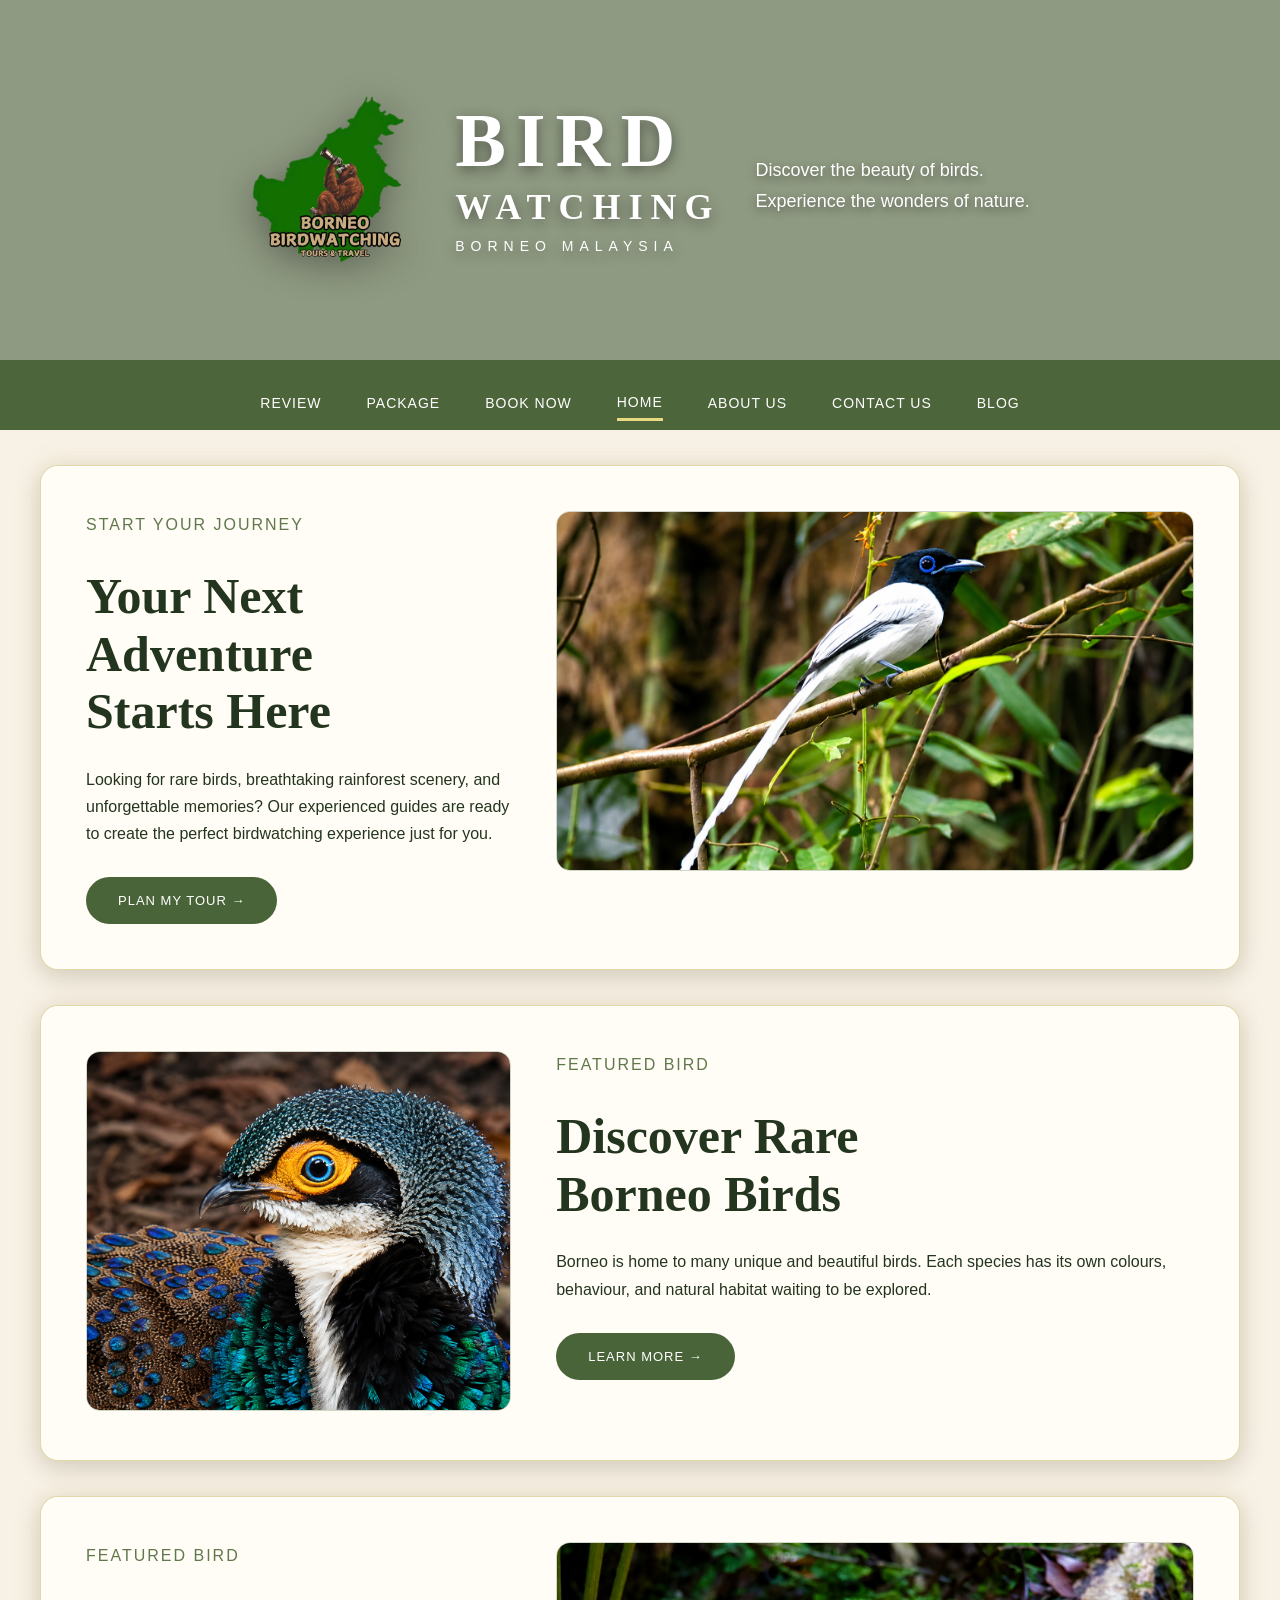
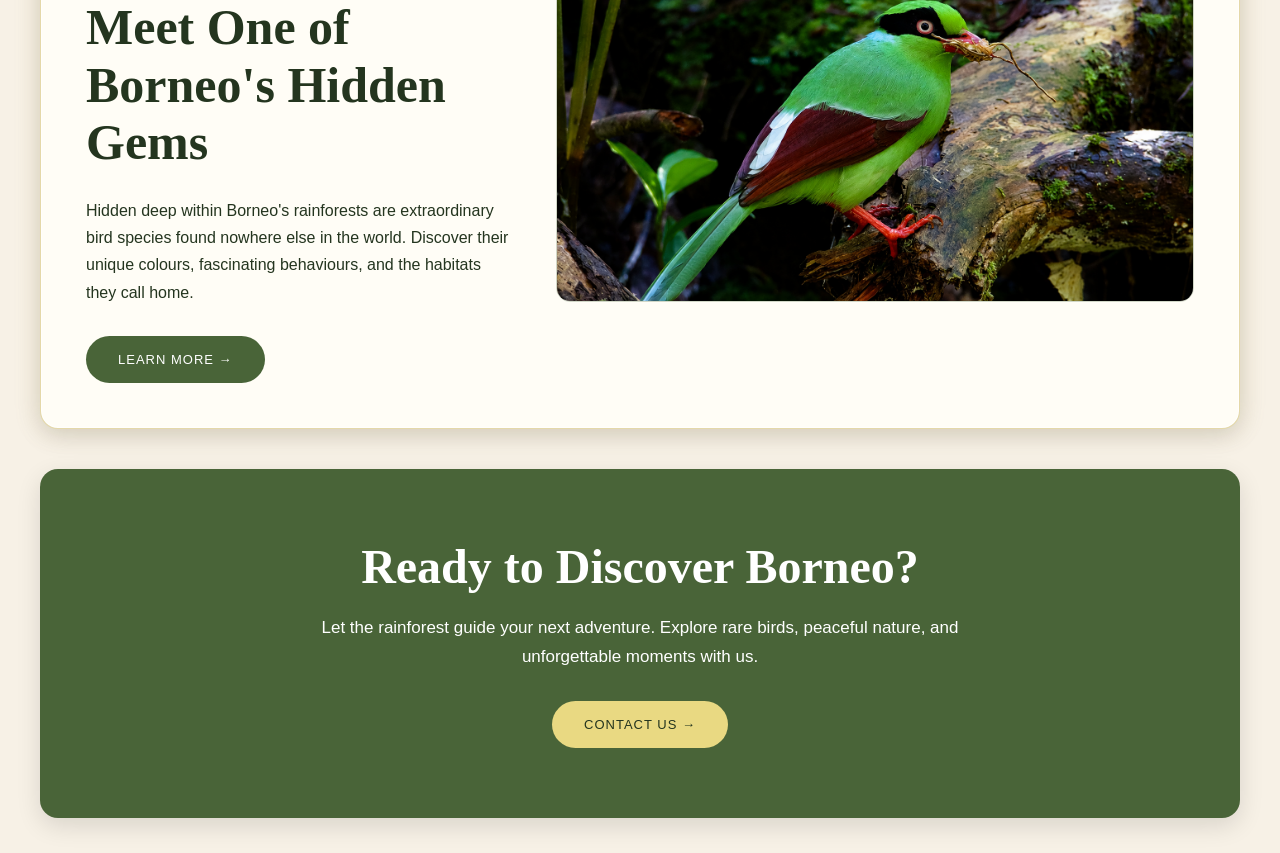
<file: index.html>
<!DOCTYPE html>
<html lang="en">

<head>
    <meta charset="UTF-8">
    <title>Borneo Bird Tour - Home</title>

    <link rel="stylesheet" href="css/global.css">
    <link rel="stylesheet" href="css/home.css">
</head>

<body>

<header class="hero"> 
	
	<video autoplay muted loop playsinline class="hero-video"> <source src="https://res.cloudinary.com/hu4hzhgm/video/upload/q_auto,f_auto/homevideo_pj1fxk.mp4" type="video/mp4"> 
	</video>

    <div class="green-overlay"></div>

    <div class="hero-content">
        <div class="brand">

            <img src="images/companylogo.png" alt="Borneo Birdwatching Logo" class="company-logo">

            <div class="brand-text">
                <h1>BIRD</h1>
                <h2>WATCHING</h2>
                <p>BORNEO MALAYSIA</p>
            </div>

            <div class="hero-text">
                <p>Discover the beauty of birds.</p>
                <p>Experience the wonders of nature.</p>
            </div>

        </div>
    </div>

</header>

<nav class="navbar">
    <a href="review.html">Review</a>
    <a href="package.html">Package</a>
    <a href="booknow.html">Book Now</a>
    <a href="index.html" class="active">Home</a>
    <a href="about.html">About Us</a>
    <a href="contact.html">Contact Us</a>
    <a href="blog.html">Blog</a>
</nav>

<main class="main-container">

    <section class="intro-card">
        <div class="intro-text">
            <p class="small-title">START YOUR JOURNEY</p>

            <h2>Your Next Adventure<br>Starts Here</h2>

            <p>
                Looking for rare birds, breathtaking rainforest scenery,
                and unforgettable memories? Our experienced guides are
                ready to create the perfect birdwatching experience just
                for you.
            </p>

            <a href="package.html" class="main-btn">Plan My Tour →</a>
        </div>

        <div class="intro-image">
            <img src="images/homebird.png" alt="Bird watching image">
        </div>
    </section>

    <section class="intro-card bird-card">
        <div class="intro-image">
            <img src="images/bird2.png" alt="Another Borneo bird">
        </div>

        <div class="intro-text">
            <p class="small-title">FEATURED BIRD</p>

            <h2>Discover Rare<br>Borneo Birds</h2>

            <p>
                Borneo is home to many unique and beautiful birds.
                Each species has its own colours, behaviour,
                and natural habitat waiting to be explored.
            </p>

            <a href="blog.html" class="main-btn">Learn More →</a>
        </div>
    </section>

    <section class="intro-card bird-card">
        <div class="intro-text">
            <p class="small-title">FEATURED BIRD</p>

            <h2>Meet One of<br>Borneo's Hidden Gems</h2>

            <p>
                Hidden deep within Borneo's rainforests are extraordinary
                bird species found nowhere else in the world.
                Discover their unique colours, fascinating behaviours,
                and the habitats they call home.
            </p>

            <a href="blog.html" class="main-btn">Learn More →</a>
        </div>

        <div class="intro-image">
            <img src="images/bird3.png" alt="Borneo Bird 3">
        </div>
    </section>

    <section class="ending-section">
        <h2>Ready to Discover Borneo?</h2>

        <p>
            Let the rainforest guide your next adventure.
            Explore rare birds, peaceful nature,
            and unforgettable moments with us.
        </p>

        <a href="contact.html" class="main-btn">Contact Us →</a>
    </section>

</main>

<script src="js/script.js"></script>

</body>
</html>
</file>
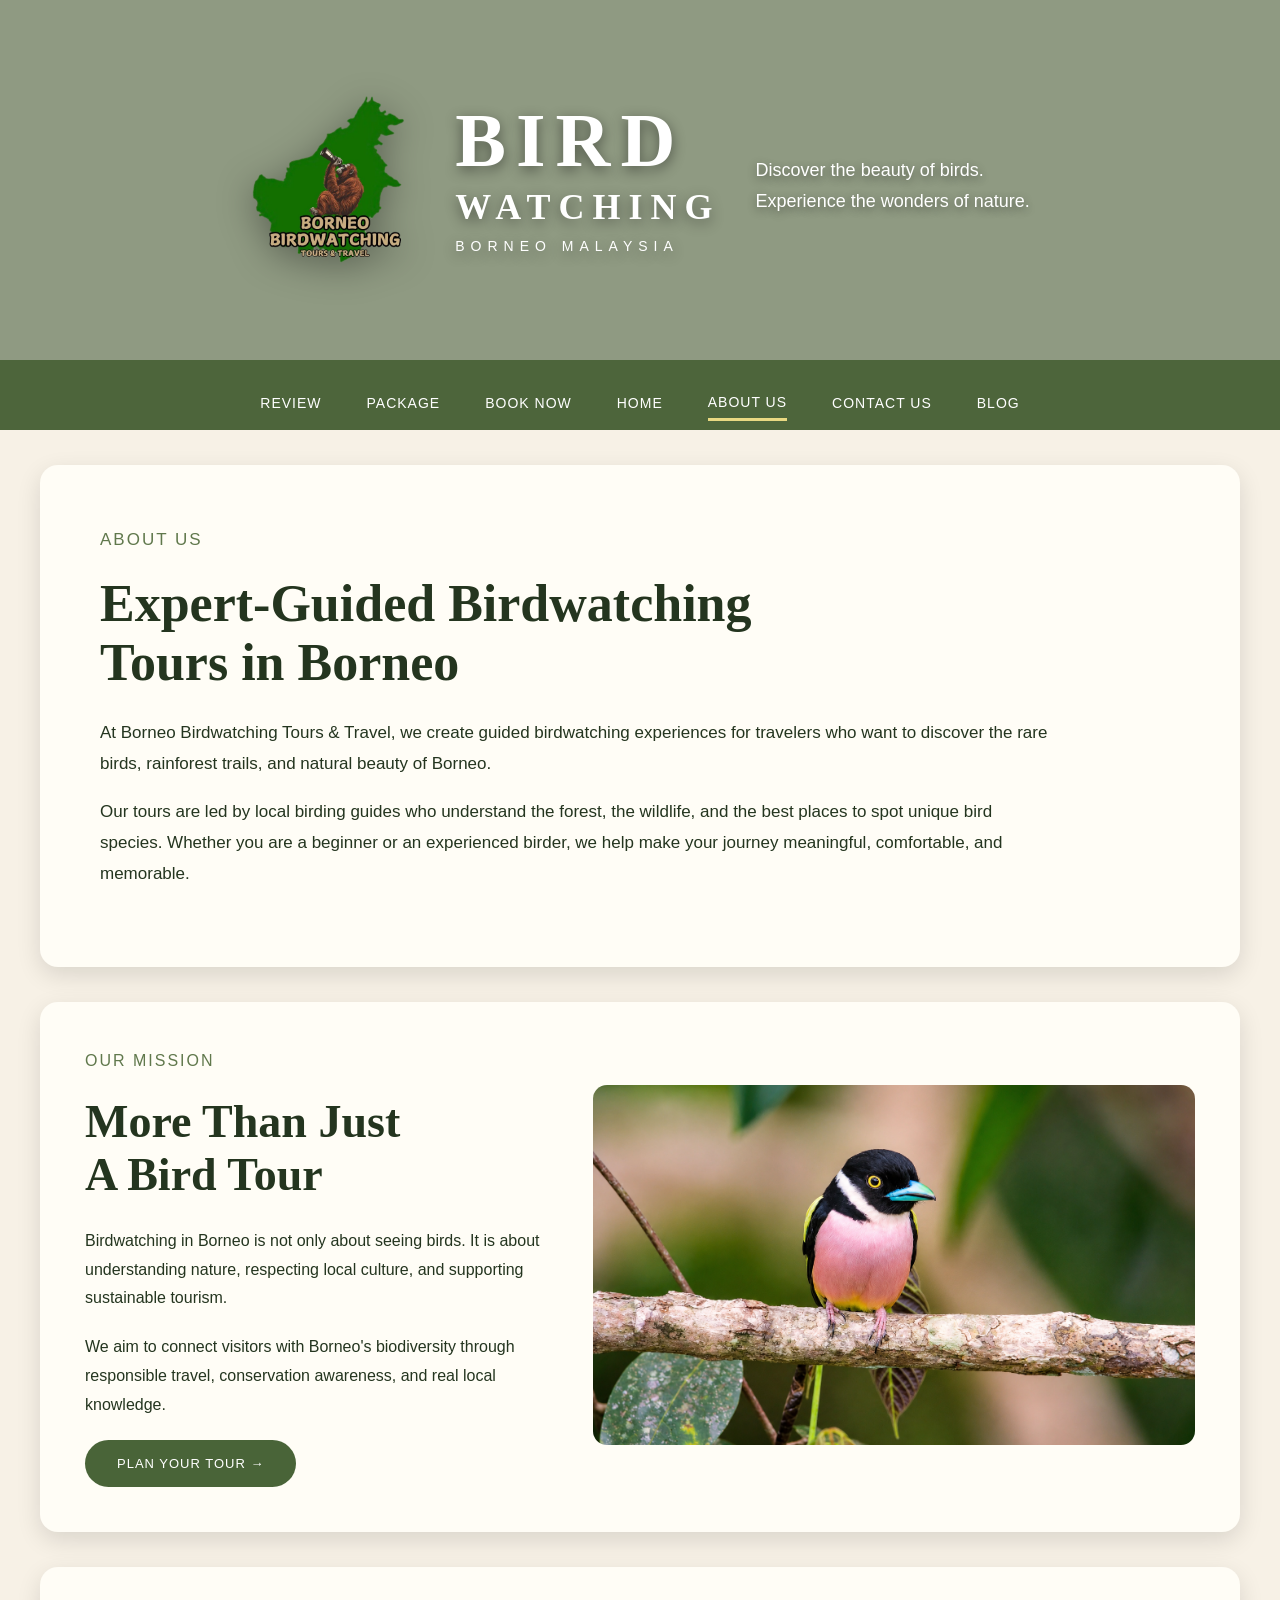
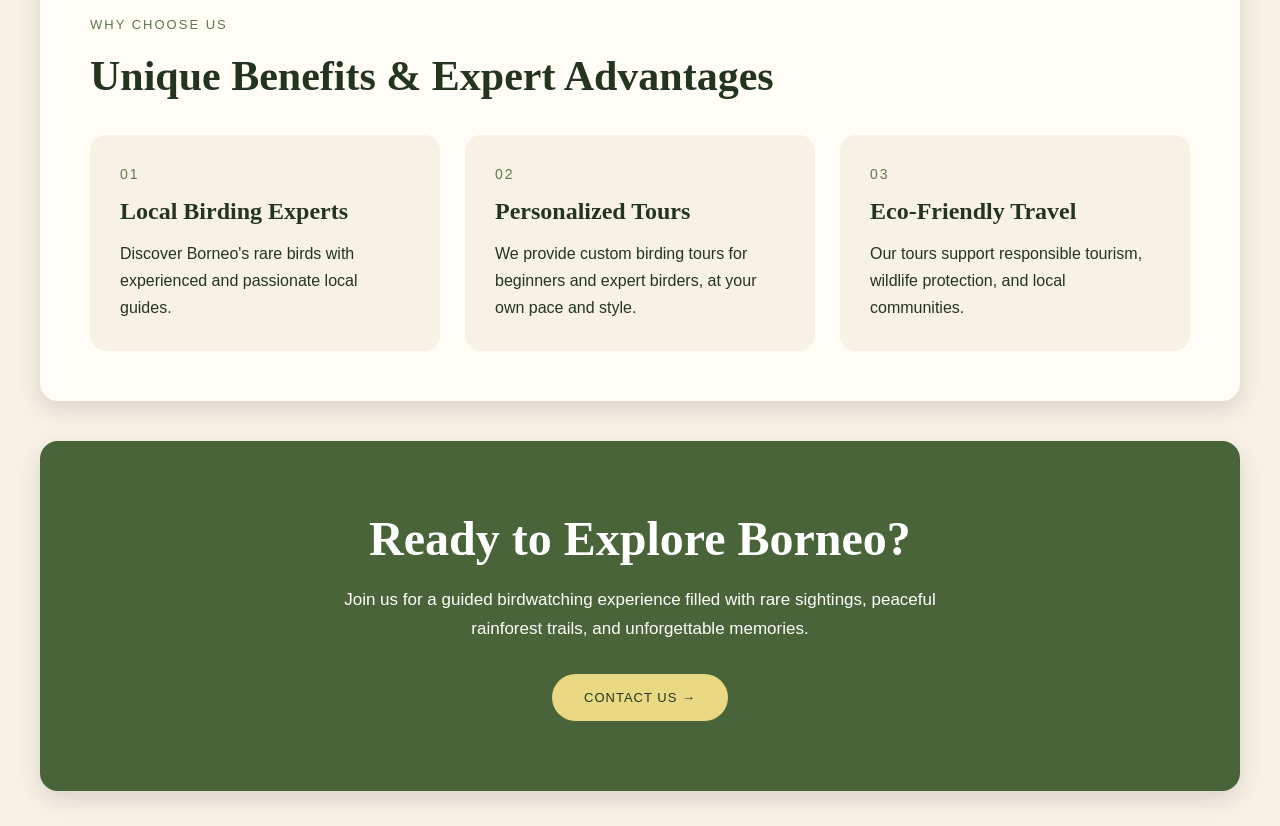
<file: about.html>
<!DOCTYPE html>
<html lang="en">

<head>
    <meta charset="UTF-8">
    <title>Borneo Bird Tour - About Us</title>

    <link rel="stylesheet" href="css/global.css">
	<link rel="stylesheet" href="css/about.css">
</head>

<body>

<header class="hero">
	
	<video autoplay muted loop playsinline class="hero-video"> <source src="https://res.cloudinary.com/hu4hzhgm/video/upload/q_auto,f_auto/homevideo_pj1fxk.mp4" type="video/mp4"> 
	</video>

    <div class="green-overlay"></div>

    <div class="hero-content">

        <div class="brand">

            <img src="images/companylogo.png"
                 alt="Borneo Birdwatching Logo"
                 class="company-logo">

            <div class="brand-text">
                <h1>BIRD</h1>
                <h2>WATCHING</h2>
                <p>BORNEO MALAYSIA</p>
            </div>

            <div class="hero-text">
                <p>Discover the beauty of birds.</p>
                <p>Experience the wonders of nature.</p>
            </div>

        </div>

    </div>

</header>

<nav class="navbar">

    <a href="review.html">Review</a>
    <a href="package.html">Package</a>
    <a href="booknow.html">Book Now</a>
    <a href="index.html">Home</a>
    <a href="about.html" class="active">About Us</a>
    <a href="contact.html">Contact Us</a>
    <a href="blog.html">Blog</a>

</nav>

<main class="main-container">

    <section class="about-hero-card">

        <p class="small-title">ABOUT US</p>

        <h2>Expert-Guided Birdwatching<br>Tours in Borneo</h2>

        <p>
            At Borneo Birdwatching Tours & Travel, we create guided birdwatching
            experiences for travelers who want to discover the rare birds,
            rainforest trails, and natural beauty of Borneo.
        </p>

        <p>
            Our tours are led by local birding guides who understand the forest,
            the wildlife, and the best places to spot unique bird species.
            Whether you are a beginner or an experienced birder,
            we help make your journey meaningful, comfortable,
            and memorable.
        </p>

    </section>

    <section class="about-split">

        <div class="about-text-box">

            <p class="small-title">OUR MISSION</p>

            <h2>More Than Just<br>A Bird Tour</h2>

            <p>
                Birdwatching in Borneo is not only about seeing birds.
                It is about understanding nature, respecting local culture,
                and supporting sustainable tourism.
            </p>

            <p>
                We aim to connect visitors with Borneo's biodiversity through
                responsible travel, conservation awareness,
                and real local knowledge.
            </p>

            <a href="contact.html" class="main-btn">
                Plan Your Tour →
            </a>

        </div>

        <div class="intro-image">
            <img src="images/bird4.png" alt="Borneo birdwatching tour">
        </div>

    </section>

    <section class="why-section">

        <p class="small-title">WHY CHOOSE US</p>

        <h2>Unique Benefits & Expert Advantages</h2>

        <div class="why-grid">

            <div class="why-card">

                <span>01</span>

                <h3>Local Birding Experts</h3>

                <p>
                    Discover Borneo's rare birds with experienced
                    and passionate local guides.
                </p>

            </div>

            <div class="why-card">

                <span>02</span>

                <h3>Personalized Tours</h3>

                <p>
                    We provide custom birding tours for beginners
                    and expert birders, at your own pace and style.
                </p>

            </div>

            <div class="why-card">

                <span>03</span>

                <h3>Eco-Friendly Travel</h3>

                <p>
                    Our tours support responsible tourism,
                    wildlife protection, and local communities.
                </p>

            </div>

        </div>

    </section>

    <section class="ending-section">

        <h2>Ready to Explore Borneo?</h2>

        <p>
            Join us for a guided birdwatching experience filled
            with rare sightings, peaceful rainforest trails,
            and unforgettable memories.
        </p>

        <a href="contact.html" class="main-btn">
            Contact Us →
        </a>

    </section>

</main>

<script src="js/script.js"></script>

</body>
</html>
</file>
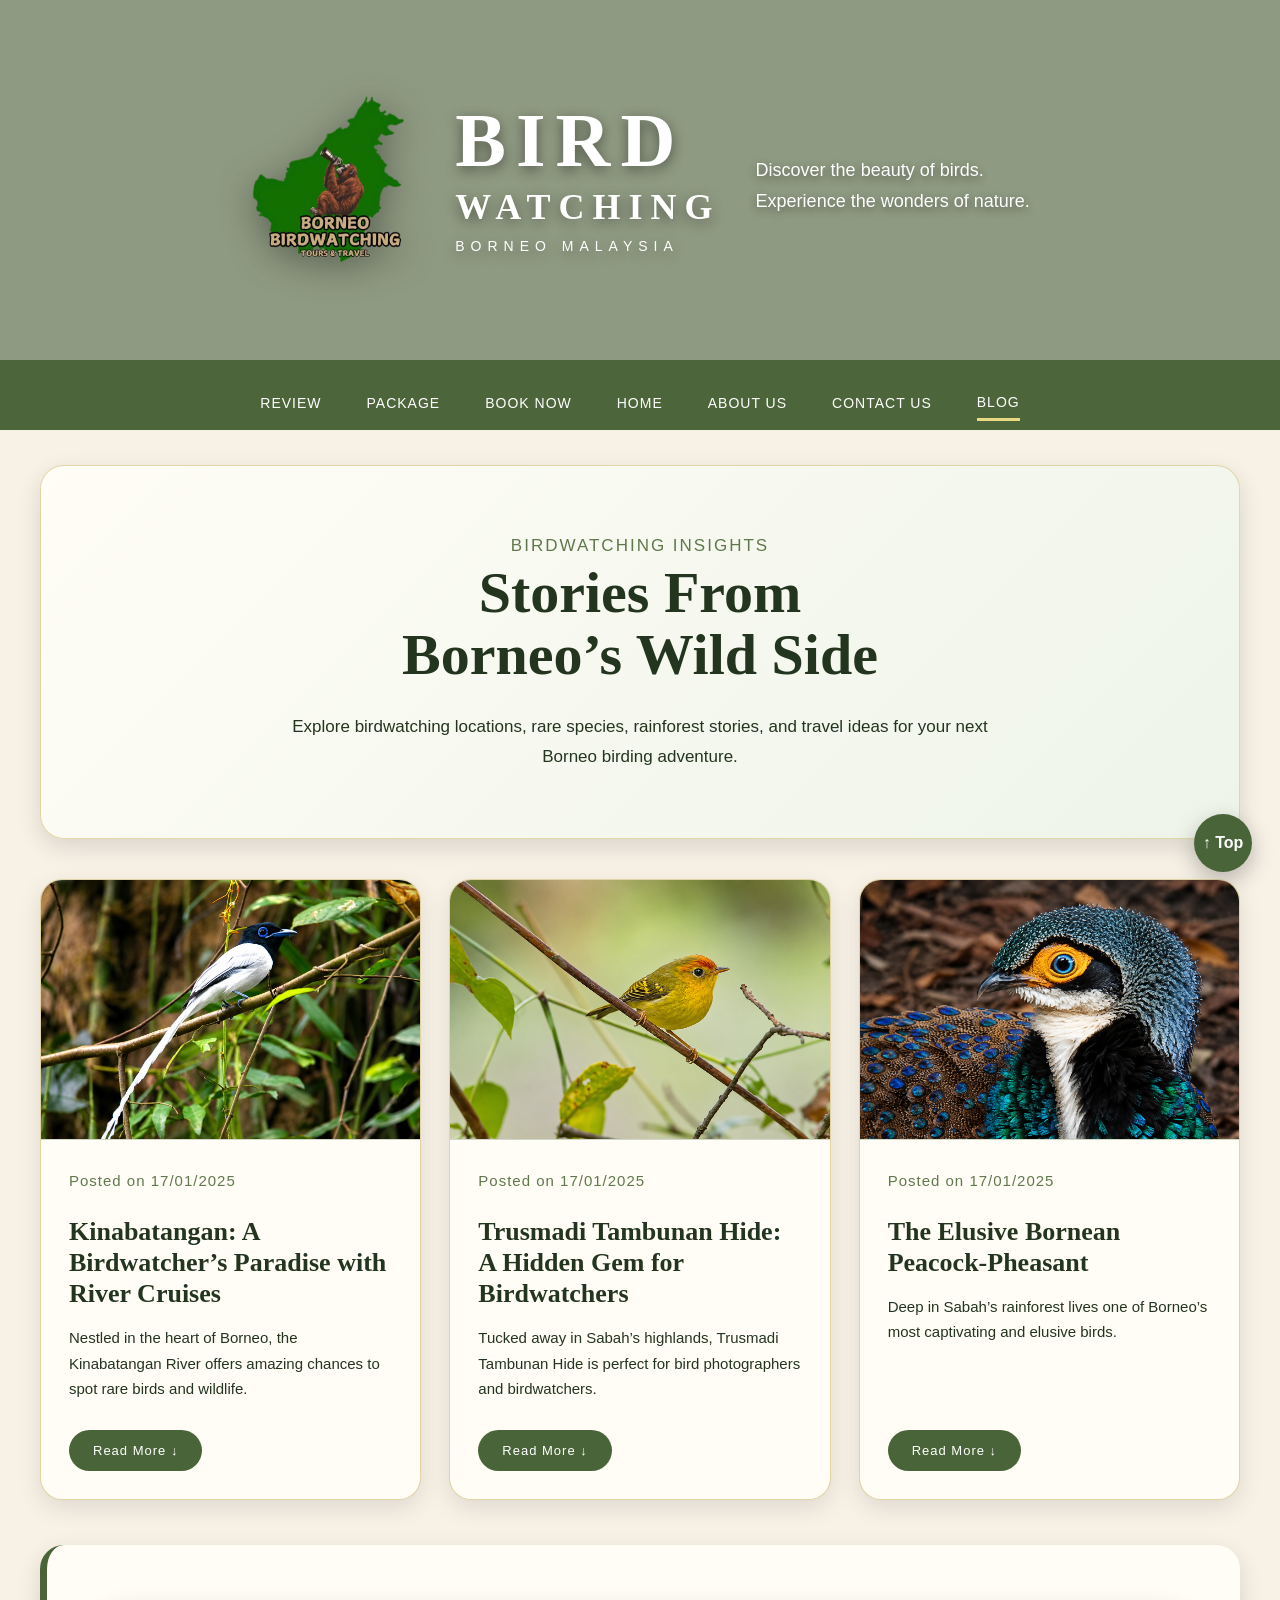
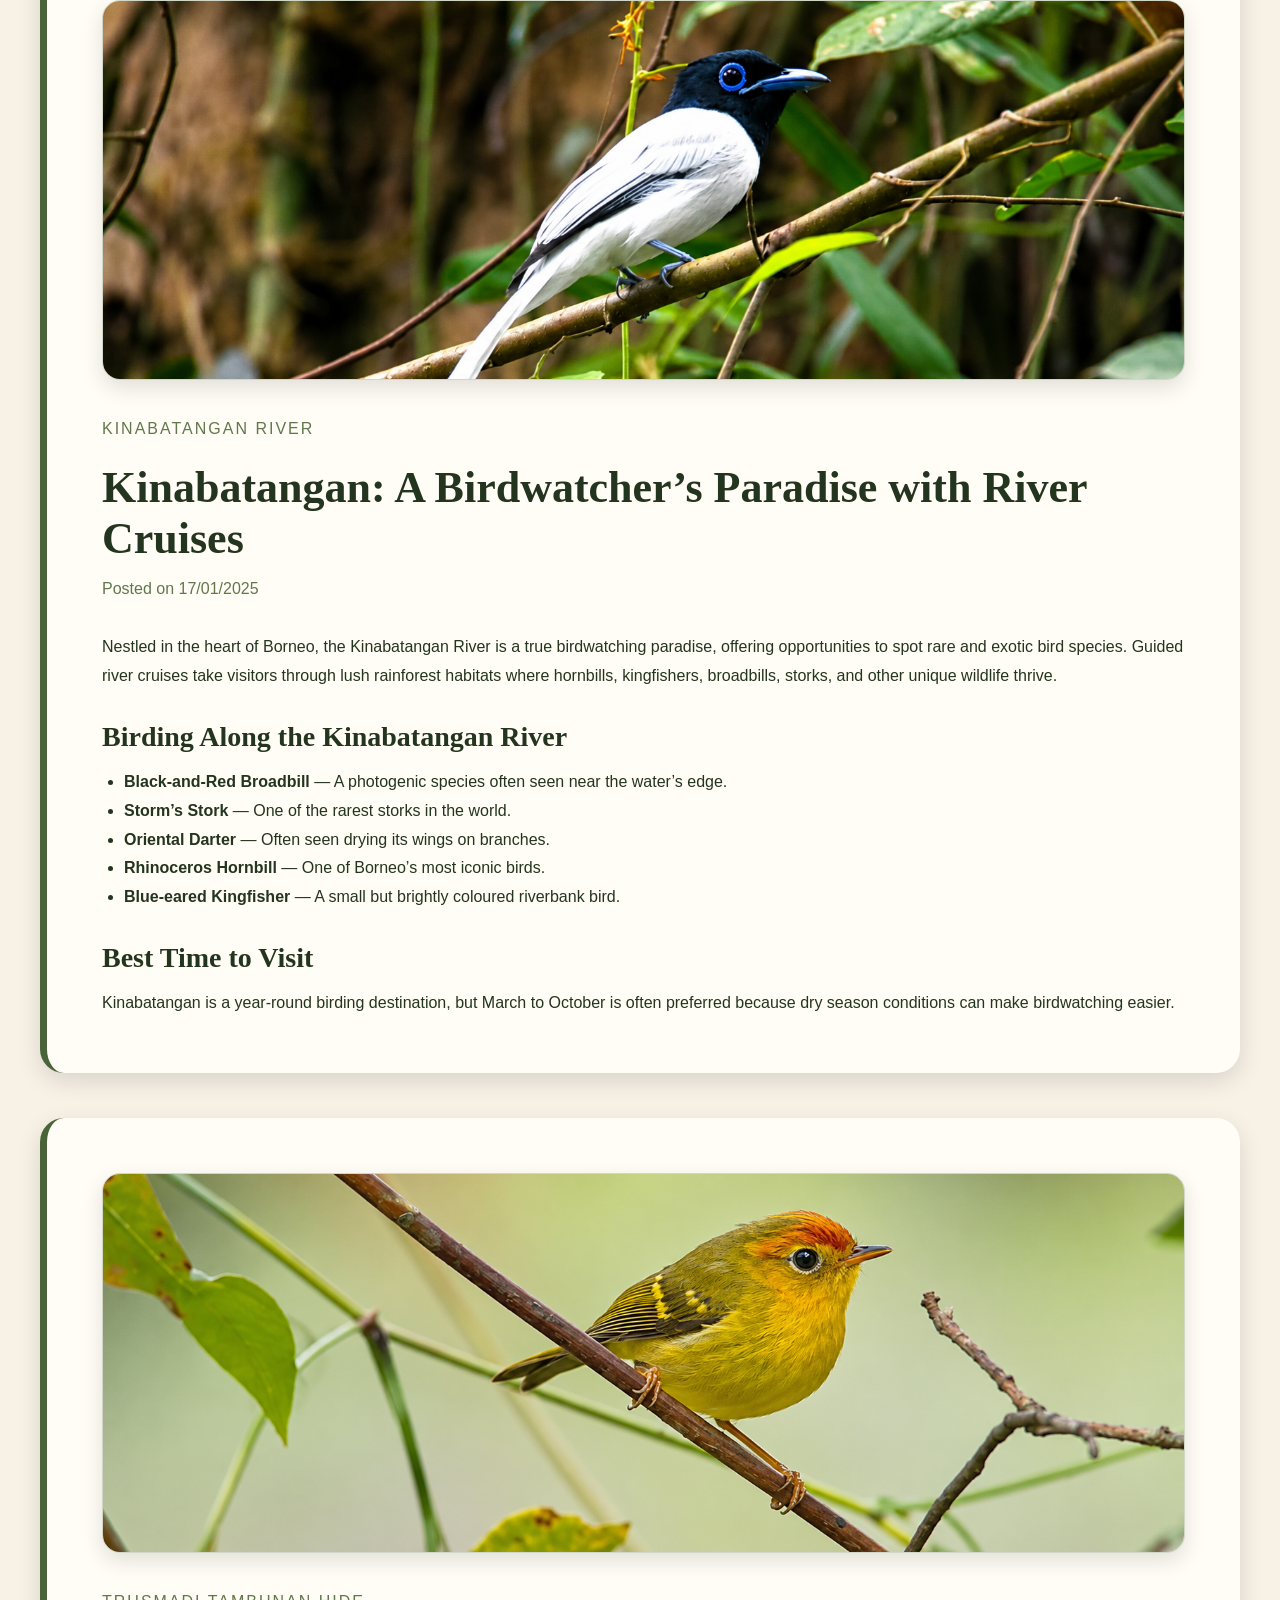
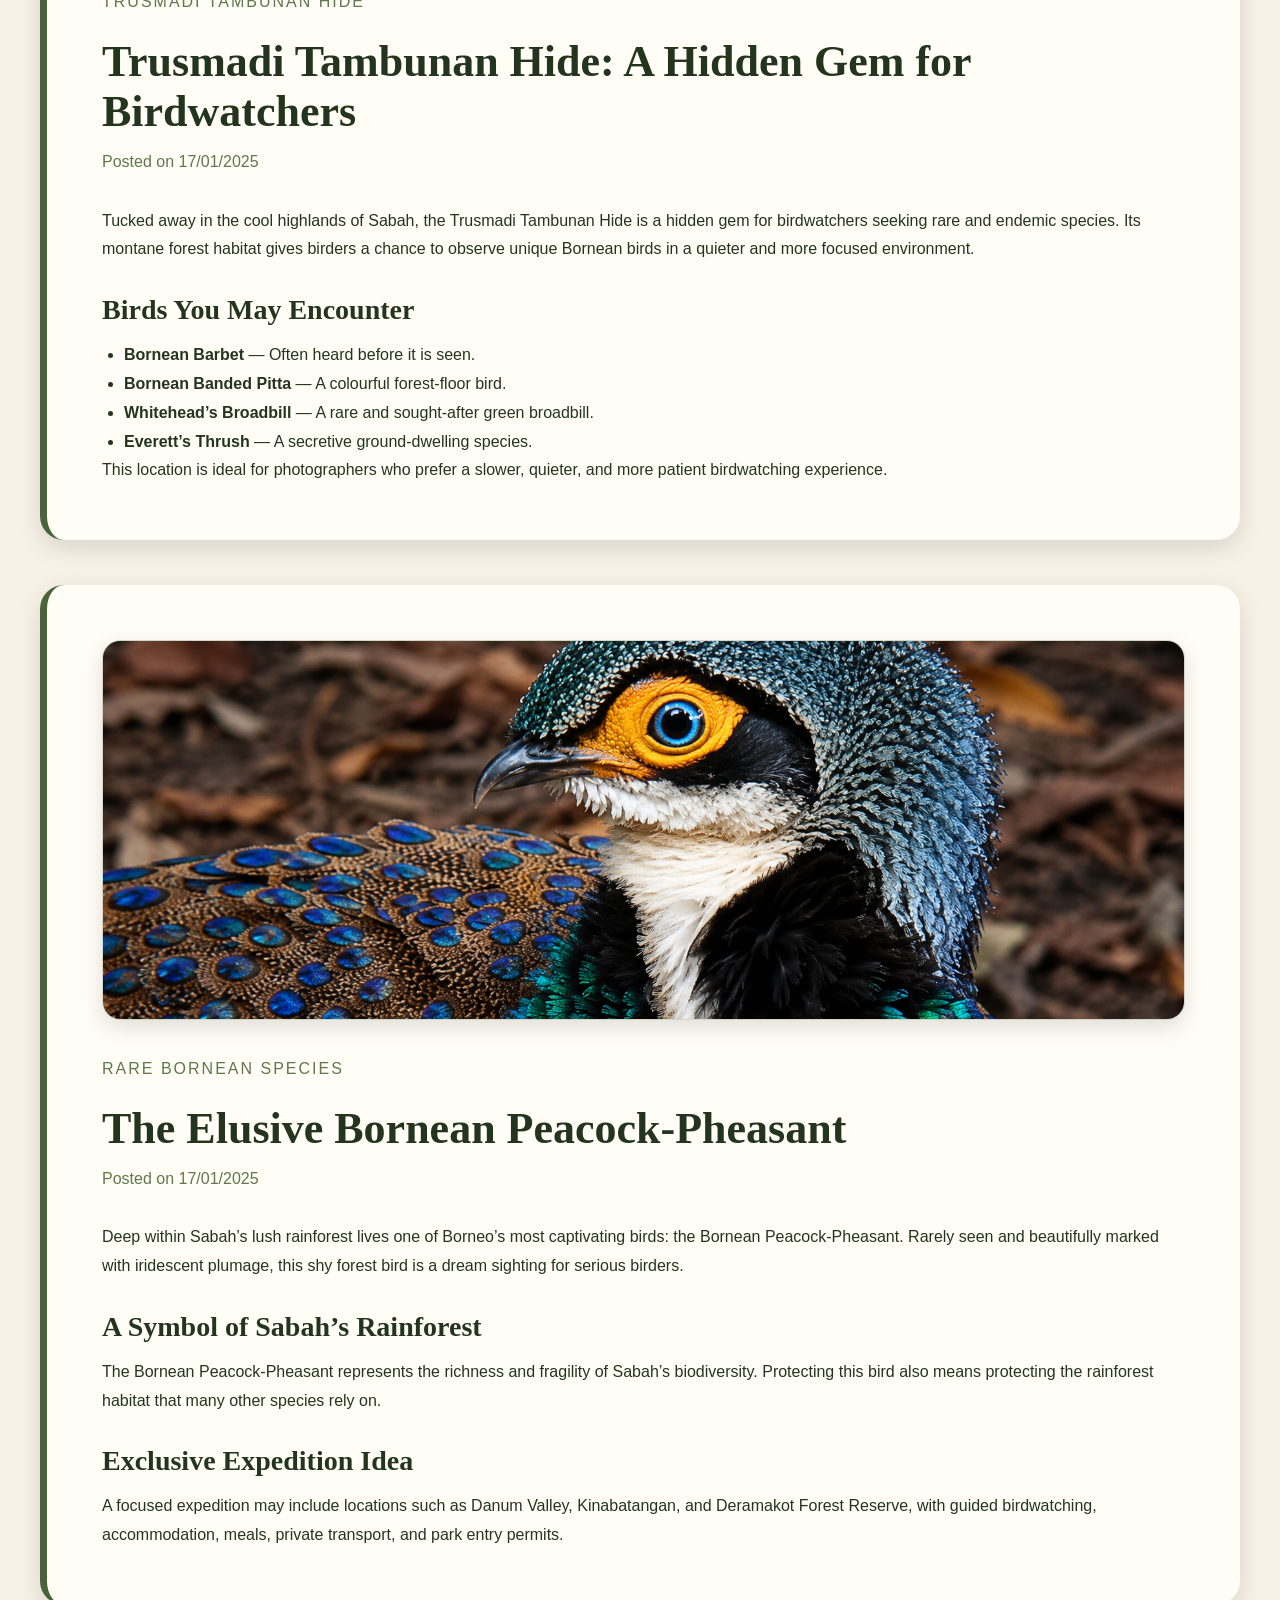
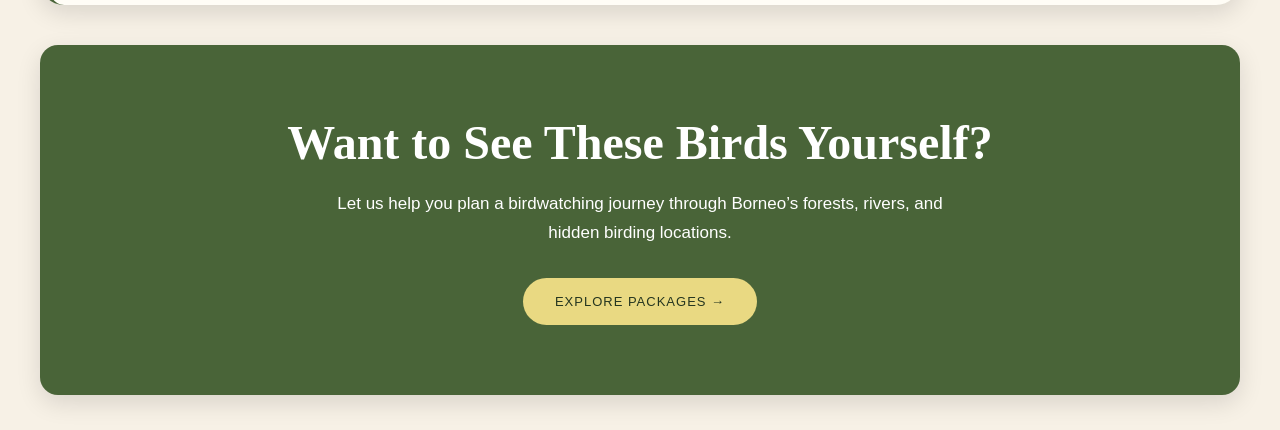
<file: blog.html>
<!DOCTYPE html>
<html lang="en">

<head>
    <meta charset="UTF-8">
    <title>Borneo Bird Tour - Blog</title>

    <link rel="stylesheet" href="css/global.css">
    <link rel="stylesheet" href="css/blog.css">
</head>

<body id="top">

<header class="hero">
	
	<video autoplay muted loop playsinline class="hero-video"> <source src="https://res.cloudinary.com/hu4hzhgm/video/upload/q_auto,f_auto/homevideo_pj1fxk.mp4" type="video/mp4"> 
	</video>

    <div class="green-overlay"></div>

    <div class="hero-content">
        <div class="brand">
            <img src="images/companylogo.png" alt="Borneo Birdwatching Logo" class="company-logo">

            <div class="brand-text">
                <h1>BIRD</h1>
                <h2>WATCHING</h2>
                <p>BORNEO MALAYSIA</p>
            </div>

            <div class="hero-text">
                <p>Discover the beauty of birds.</p>
                <p>Experience the wonders of nature.</p>
            </div>
        </div>
    </div>
</header>

<nav class="navbar">
    <a href="review.html">Review</a>
    <a href="package.html">Package</a>
    <a href="booknow.html">Book Now</a>
    <a href="index.html">Home</a>
    <a href="about.html">About Us</a>
    <a href="contact.html">Contact Us</a>
    <a href="blog.html" class="active">Blog</a>
</nav>

<main class="main-container">

    <section class="blog-header">
        <p class="small-title">BIRDWATCHING INSIGHTS</p>

        <h2>Stories From<br>Borneo’s Wild Side</h2>

        <p>
            Explore birdwatching locations, rare species, rainforest stories,
            and travel ideas for your next Borneo birding adventure.
        </p>
    </section>

    <section class="blog-grid">

        <article class="blog-card">
            <div class="blog-image">
                <img src="images/bird5.png" alt="Kinabatangan River birdwatching">

                <div class="image-hover-text">
                    River cruises, hornbills, kingfishers, and rare wetland birds.
                </div>
            </div>

            <div class="blog-content">
                <p class="blog-date">Posted on 17/01/2025</p>

                <h3>Kinabatangan: A Birdwatcher’s Paradise with River Cruises</h3>

                <p>
                    Nestled in the heart of Borneo, the Kinabatangan River offers
                    amazing chances to spot rare birds and wildlife.
                </p>

                <a href="#kinabatangan" class="read-btn scroll-link">Read More ↓</a>
            </div>
        </article>

        <article class="blog-card">
            <div class="blog-image">
                <img src="images/bird6.png" alt="Trusmadi Tambunan bird hide">

                <div class="image-hover-text">
                    Cool highlands, quiet forest hides, and rare endemic birds.
                </div>
            </div>

            <div class="blog-content">
                <p class="blog-date">Posted on 17/01/2025</p>

                <h3>Trusmadi Tambunan Hide: A Hidden Gem for Birdwatchers</h3>

                <p>
                    Tucked away in Sabah’s highlands, Trusmadi Tambunan Hide is
                    perfect for bird photographers and birdwatchers.
                </p>

                <a href="#trusmadi" class="read-btn scroll-link">Read More ↓</a>
            </div>
        </article>

        <article class="blog-card">
            <div class="blog-image">
                <img src="images/bird2.png" alt="Bornean Peacock-Pheasant">

                <div class="image-hover-text">
                    Rare, shy, beautiful, and one of Sabah’s rainforest jewels.
                </div>
            </div>

            <div class="blog-content">
                <p class="blog-date">Posted on 17/01/2025</p>

                <h3>The Elusive Bornean Peacock-Pheasant</h3>

                <p>
                    Deep in Sabah’s rainforest lives one of Borneo’s most captivating
                    and elusive birds.
                </p>

                <a href="#peacock" class="read-btn scroll-link">Read More ↓</a>
            </div>
        </article>

    </section>

    <section class="article-section" id="kinabatangan">
        <img src="images/bird5.png" alt="Kinabatangan River birdwatching" class="article-img img1">

        <p class="small-title">KINABATANGAN RIVER</p>

        <h2>Kinabatangan: A Birdwatcher’s Paradise with River Cruises</h2>

        <p class="posted">Posted on 17/01/2025</p>

        <p>
            Nestled in the heart of Borneo, the Kinabatangan River is a true
            birdwatching paradise, offering opportunities to spot rare and exotic
            bird species. Guided river cruises take visitors through lush rainforest
            habitats where hornbills, kingfishers, broadbills, storks, and other
            unique wildlife thrive.
        </p>

        <h3>Birding Along the Kinabatangan River</h3>

        <ul>
            <li><strong>Black-and-Red Broadbill</strong> — A photogenic species often seen near the water’s edge.</li>
            <li><strong>Storm’s Stork</strong> — One of the rarest storks in the world.</li>
            <li><strong>Oriental Darter</strong> — Often seen drying its wings on branches.</li>
            <li><strong>Rhinoceros Hornbill</strong> — One of Borneo’s most iconic birds.</li>
            <li><strong>Blue-eared Kingfisher</strong> — A small but brightly coloured riverbank bird.</li>
        </ul>

        <h3>Best Time to Visit</h3>

        <p>
            Kinabatangan is a year-round birding destination, but March to October
            is often preferred because dry season conditions can make birdwatching easier.
        </p>
    </section>

    <section class="article-section" id="trusmadi">
        <img src="images/bird6.png" alt="Trusmadi Tambunan Hide" class="article-img img2">

        <p class="small-title">TRUSMADI TAMBUNAN HIDE</p>

        <h2>Trusmadi Tambunan Hide: A Hidden Gem for Birdwatchers</h2>

        <p class="posted">Posted on 17/01/2025</p>

        <p>
            Tucked away in the cool highlands of Sabah, the Trusmadi Tambunan Hide
            is a hidden gem for birdwatchers seeking rare and endemic species.
            Its montane forest habitat gives birders a chance to observe unique
            Bornean birds in a quieter and more focused environment.
        </p>

        <h3>Birds You May Encounter</h3>

        <ul>
            <li><strong>Bornean Barbet</strong> — Often heard before it is seen.</li>
            <li><strong>Bornean Banded Pitta</strong> — A colourful forest-floor bird.</li>
            <li><strong>Whitehead’s Broadbill</strong> — A rare and sought-after green broadbill.</li>
            <li><strong>Everett’s Thrush</strong> — A secretive ground-dwelling species.</li>
        </ul>

        <p>
            This location is ideal for photographers who prefer a slower, quieter,
            and more patient birdwatching experience.
        </p>
    </section>

    <section class="article-section" id="peacock">
        <img src="images/bird2.png" alt="Bornean Peacock-Pheasant" class="article-img img3">

        <p class="small-title">RARE BORNEAN SPECIES</p>

        <h2>The Elusive Bornean Peacock-Pheasant</h2>

        <p class="posted">Posted on 17/01/2025</p>

        <p>
            Deep within Sabah’s lush rainforest lives one of Borneo’s most captivating
            birds: the Bornean Peacock-Pheasant. Rarely seen and beautifully marked
            with iridescent plumage, this shy forest bird is a dream sighting for
            serious birders.
        </p>

        <h3>A Symbol of Sabah’s Rainforest</h3>

        <p>
            The Bornean Peacock-Pheasant represents the richness and fragility of
            Sabah’s biodiversity. Protecting this bird also means protecting the
            rainforest habitat that many other species rely on.
        </p>

        <h3>Exclusive Expedition Idea</h3>

        <p>
            A focused expedition may include locations such as Danum Valley,
            Kinabatangan, and Deramakot Forest Reserve, with guided birdwatching,
            accommodation, meals, private transport, and park entry permits.
        </p>
    </section>

    <section class="ending-section">
        <h2>Want to See These Birds Yourself?</h2>

        <p>
            Let us help you plan a birdwatching journey through Borneo’s forests,
            rivers, and hidden birding locations.
        </p>

        <a href="package.html" class="main-btn">Explore Packages →</a>
    </section>

    <a href="#top" class="top-btn scroll-link">↑ Top</a>

</main>

<script src="js/script.js"></script>

</body>
</html>
</file>
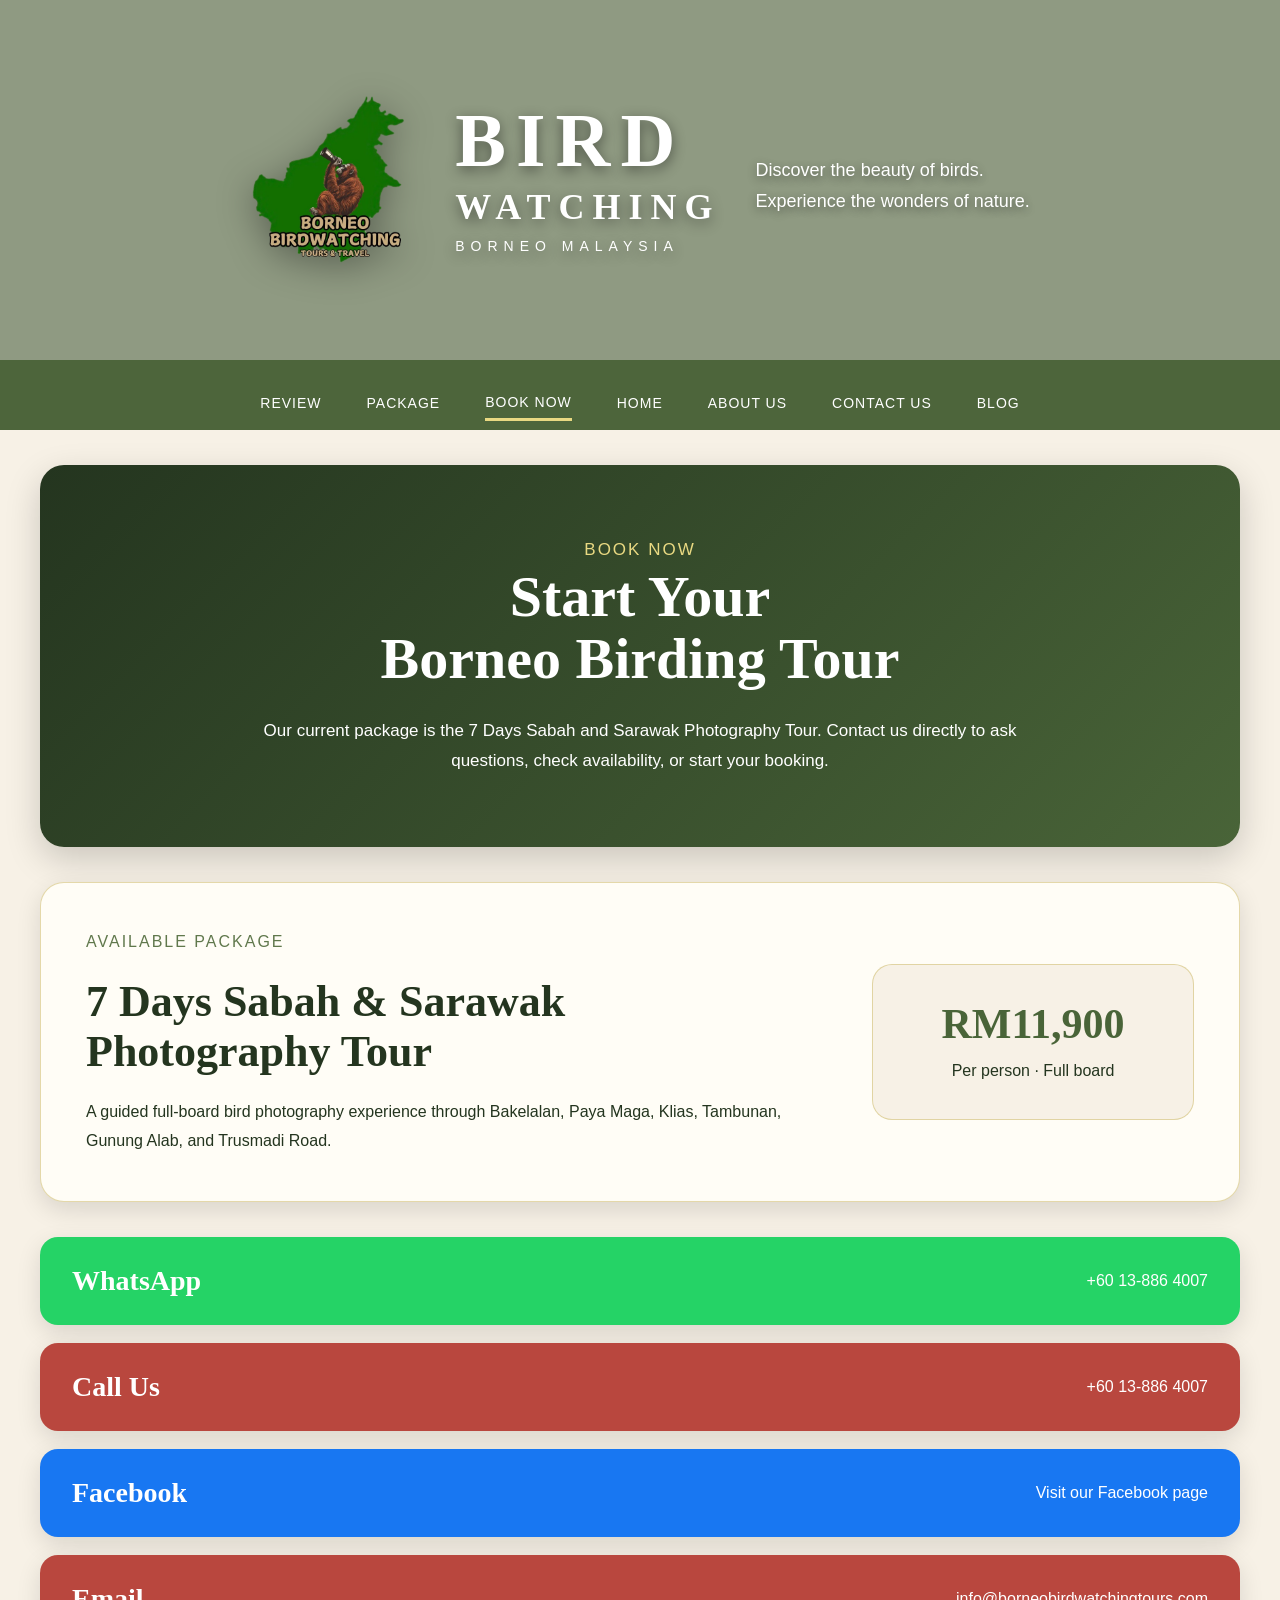
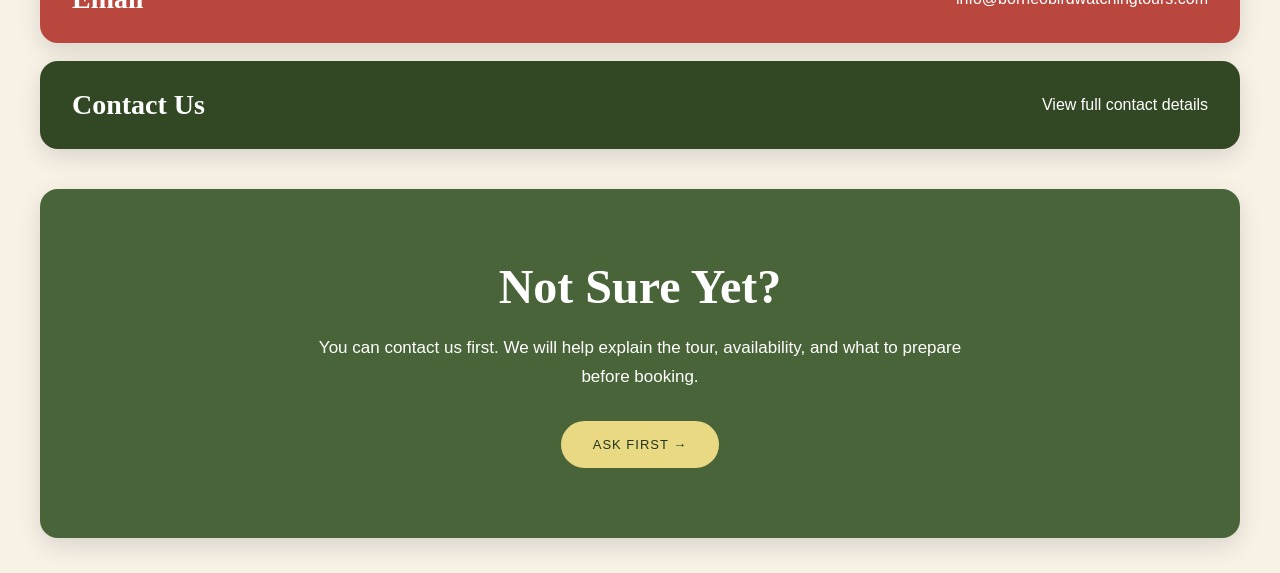
<file: booknow.html>
<!DOCTYPE html>
<html lang="en">

<head>
    <meta charset="UTF-8">
    <title>Borneo Bird Tour - Book Now</title>

    <link rel="stylesheet" href="css/global.css">
    <link rel="stylesheet" href="css/booknow.css">
</head>

<body>

<header class="hero"> 
	
	<video autoplay muted loop playsinline class="hero-video"> <source src="https://res.cloudinary.com/hu4hzhgm/video/upload/q_auto,f_auto/homevideo_pj1fxk.mp4" type="video/mp4"> 
	</video>

    <div class="green-overlay"></div>

    <div class="hero-content">
        <div class="brand">
            <img src="images/companylogo.png" alt="Borneo Birdwatching Logo" class="company-logo">

            <div class="brand-text">
                <h1>BIRD</h1>
                <h2>WATCHING</h2>
                <p>BORNEO MALAYSIA</p>
            </div>

            <div class="hero-text">
                <p>Discover the beauty of birds.</p>
                <p>Experience the wonders of nature.</p>
            </div>
        </div>
    </div>
</header>

<nav class="navbar">
    <a href="review.html">Review</a>
    <a href="package.html">Package</a>
    <a href="booknow.html" class="active">Book Now</a>
    <a href="index.html">Home</a>
    <a href="about.html">About Us</a>
    <a href="contact.html">Contact Us</a>
    <a href="blog.html">Blog</a>
</nav>

<main class="main-container">

    <section class="book-hero">
        <p class="small-title">BOOK NOW</p>

        <h2>Start Your<br>Borneo Birding Tour</h2>

        <p>
            Our current package is the 7 Days Sabah and Sarawak Photography Tour.
            Contact us directly to ask questions, check availability, or start your booking.
        </p>
    </section>

    <section class="tour-summary">
        <div class="summary-text">
            <p class="small-title">AVAILABLE PACKAGE</p>

            <h2>7 Days Sabah & Sarawak<br>Photography Tour</h2>

            <p>
                A guided full-board bird photography experience through Bakelalan,
                Paya Maga, Klias, Tambunan, Gunung Alab, and Trusmadi Road.
            </p>
        </div>

        <div class="summary-price">
            <h3>RM11,900</h3>
            <p>Per person · Full board</p>
        </div>
    </section>

    <section class="booking-contact">

        <a href="https://wa.me/60138864007"
           target="_blank"
           class="contact-bar whatsapp-bar">
            <span>WhatsApp</span>
            <p>+60 13-886 4007</p>
        </a>

        <a href="tel:+60138864007"
           class="contact-bar call-bar">
            <span>Call Us</span>
            <p>+60 13-886 4007</p>
        </a>

        <a href="https://www.facebook.com/sabahguides"
           target="_blank"
           class="contact-bar facebook-bar">
            <span>Facebook</span>
            <p>Visit our Facebook page</p>
        </a>

        <a href="mailto:info@borneobirdwatchingtours.com"
           class="contact-bar email-bar">
            <span>Email</span>
            <p>info@borneobirdwatchingtours.com</p>
        </a>

        <a href="contact.html"
           class="contact-bar contact-page-bar">
            <span>Contact Us</span>
            <p>View full contact details</p>
        </a>

    </section>

    <section class="ending-section">
        <h2>Not Sure Yet?</h2>

        <p>
            You can contact us first. We will help explain the tour,
            availability, and what to prepare before booking.
        </p>

        <a href="contact.html" class="main-btn">Ask First →</a>
    </section>

</main>

<script src="js/script.js"></script>
</body>
</html>
</file>
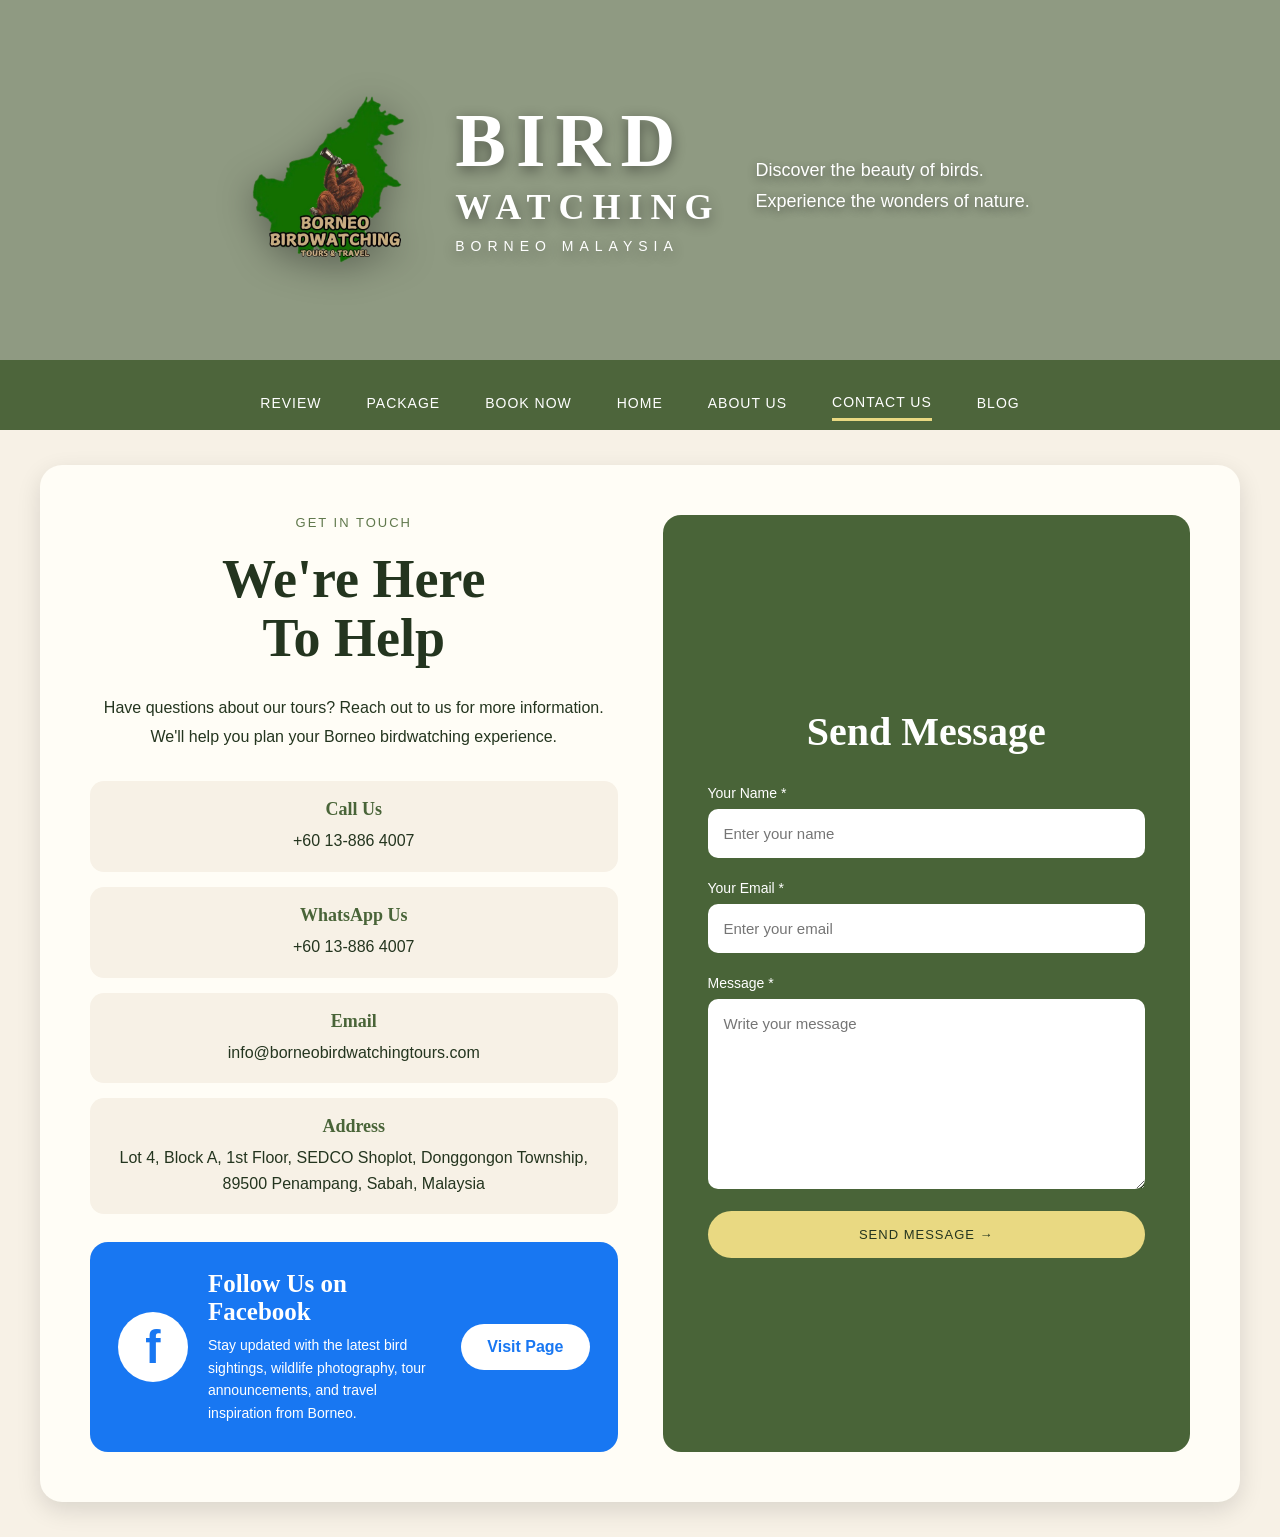
<file: contact.html>
<!DOCTYPE html>
<html lang="en">

<head>
    <meta charset="UTF-8">
    <title>Borneo Bird Tour - Contact Us</title>

    <link rel="stylesheet" href="css/global.css">
    <link rel="stylesheet" href="css/contact.css">
</head>

<body>

<header class="hero">
	
	<video autoplay muted loop playsinline class="hero-video"> <source src="https://res.cloudinary.com/hu4hzhgm/video/upload/q_auto,f_auto/homevideo_pj1fxk.mp4" type="video/mp4"> 
	</video>

    <div class="green-overlay"></div>

    <div class="hero-content">
        <div class="brand">

            <img src="images/companylogo.png"
                 alt="Borneo Birdwatching Logo"
                 class="company-logo">

            <div class="brand-text">
                <h1>BIRD</h1>
                <h2>WATCHING</h2>
                <p>BORNEO MALAYSIA</p>
            </div>

            <div class="hero-text">
                <p>Discover the beauty of birds.</p>
                <p>Experience the wonders of nature.</p>
            </div>

        </div>
    </div>

</header>

<nav class="navbar">
    <a href="review.html">Review</a>
    <a href="package.html">Package</a>
    <a href="booknow.html">Book Now</a>
    <a href="index.html">Home</a>
    <a href="about.html">About Us</a>
    <a href="contact.html" class="active">Contact Us</a>
    <a href="blog.html">Blog</a>
</nav>

<main class="main-container">

    <section class="contact-wrapper">

        <div class="contact-info">

            <p class="small-title">GET IN TOUCH</p>

            <h2>We're Here<br>To Help</h2>

            <p class="contact-intro">
                Have questions about our tours?
                Reach out to us for more information.
                We'll help you plan your Borneo birdwatching experience.
            </p>

            <div class="contact-detail">
                <h3>Call Us</h3>
                <p>+60 13-886 4007</p>
            </div>

            <div class="contact-detail">
                <h3>WhatsApp Us</h3>
                <p>+60 13-886 4007</p>
            </div>

            <div class="contact-detail">
                <h3>Email</h3>
                <p>info@borneobirdwatchingtours.com</p>
            </div>

            <div class="contact-detail">
                <h3>Address</h3>
                <p>
                    Lot 4, Block A, 1st Floor,
                    SEDCO Shoplot,
                    Donggongon Township,
                    89500 Penampang,
                    Sabah, Malaysia
                </p>
            </div>

            <div class="facebook-banner">

                <div class="facebook-left">
                    <div class="facebook-icon">f</div>

                    <div>
                        <h3>Follow Us on Facebook</h3>

                        <p>
                            Stay updated with the latest bird sightings,
                            wildlife photography, tour announcements,
                            and travel inspiration from Borneo.
                        </p>
                    </div>
                </div>

                <a href="https://www.facebook.com/sabahguides"
                   target="_blank"
                   class="facebook-btn">
                    Visit Page
                </a>

            </div>

        </div>

        <div class="contact-form-box">

            <h2>Send Message</h2>

            <form action="https://formspree.io/f/xrewreyp" method="POST">

                <input type="hidden" name="_subject" value="New Contact Form Submission">

                <label>Your Name *</label>
                <input
                    type="text"
                    name="name"
                    placeholder="Enter your name"
                    required>

                <label>Your Email *</label>
                <input
                    type="email"
                    name="email"
                    placeholder="Enter your email"
                    required>

                <label>Message *</label>
                <textarea
                    name="message"
                    placeholder="Write your message"
                    required></textarea>

                <button type="submit" class="main-btn">
                    Send Message →
                </button>

            </form>

        </div>

    </section>

</main>

<script src="js/script.js"></script>

</body>
</html>
</file>
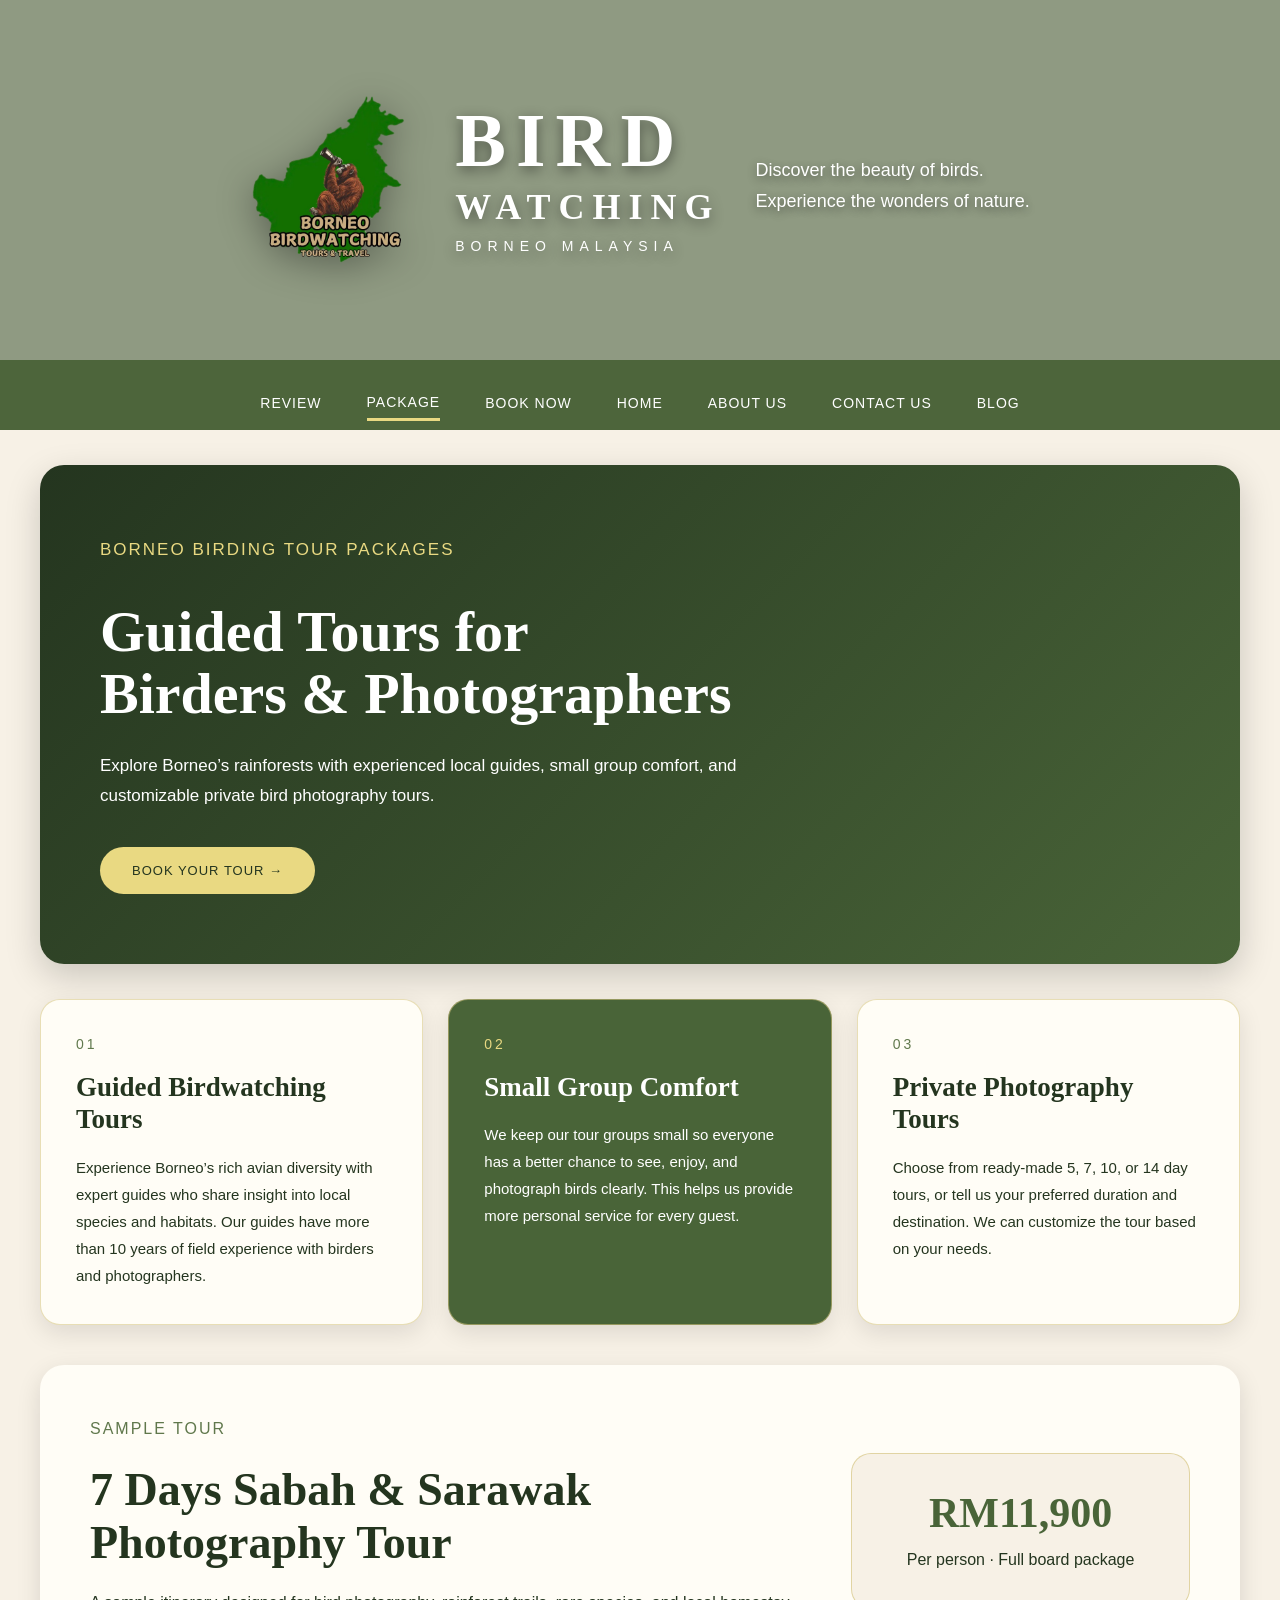
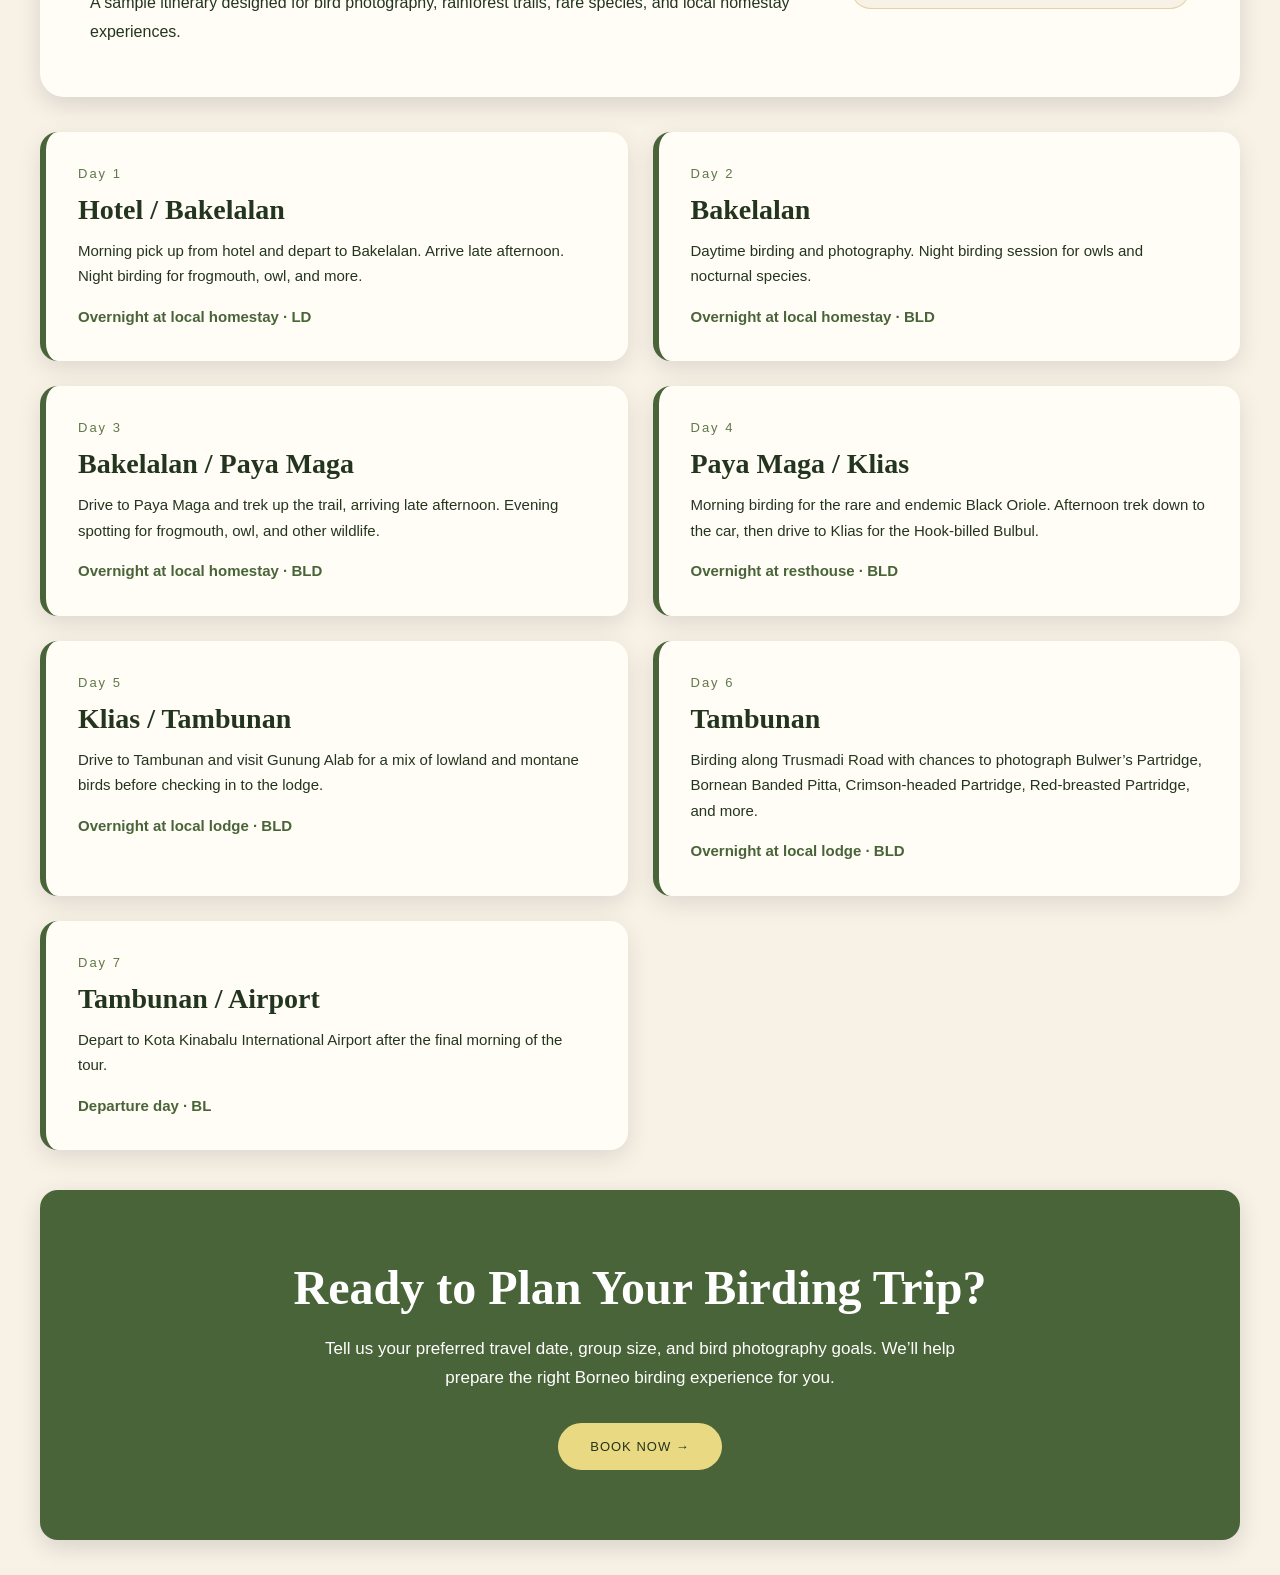
<file: package.html>
<!DOCTYPE html>
<html lang="en">
<head>
    <meta charset="UTF-8">
    <title>Borneo Bird Tour - Package</title>

    <link rel="stylesheet" href="css/global.css">
    <link rel="stylesheet" href="css/package.css">
</head>
<body>

<header class="hero">
	
	<video autoplay muted loop playsinline class="hero-video"> <source src="https://res.cloudinary.com/hu4hzhgm/video/upload/q_auto,f_auto/homevideo_pj1fxk.mp4" type="video/mp4"> 
	</video>

    <div class="green-overlay"></div>

    <div class="hero-content">
        <div class="brand">
            <img src="images/companylogo.png" alt="Borneo Birdwatching Logo" class="company-logo">

            <div class="brand-text">
                <h1>BIRD</h1>
                <h2>WATCHING</h2>
                <p>BORNEO MALAYSIA</p>
            </div>

            <div class="hero-text">
                <p>Discover the beauty of birds.</p>
                <p>Experience the wonders of nature.</p>
            </div>
        </div>
    </div>
</header>

<nav class="navbar">
    <a href="review.html">Review</a>
    <a href="package.html" class="active">Package</a>
    <a href="booknow.html">Book Now</a>
    <a href="index.html">Home</a>
    <a href="about.html">About Us</a>
    <a href="contact.html">Contact Us</a>
    <a href="blog.html">Blog</a>
</nav>

<main class="main-container">

    <section class="package-hero">
        <p class="small-title">BORNEO BIRDING TOUR PACKAGES</p>

        <h2>Guided Tours for<br>Birders & Photographers</h2>

        <p>
            Explore Borneo’s rainforests with experienced local guides, small group
            comfort, and customizable private bird photography tours.
        </p>

        <a href="booknow.html" class="main-btn">Book Your Tour →</a>
    </section>

    <section class="package-grid">

        <div class="package-card">
            <span>01</span>
            <h3>Guided Birdwatching Tours</h3>
            <p>
                Experience Borneo’s rich avian diversity with expert guides who share
                insight into local species and habitats. Our guides have more than
                10 years of field experience with birders and photographers.
            </p>
        </div>

        <div class="package-card dark-card">
            <span>02</span>
            <h3>Small Group Comfort</h3>
            <p>
                We keep our tour groups small so everyone has a better chance to see,
                enjoy, and photograph birds clearly. This helps us provide more
                personal service for every guest.
            </p>
        </div>

        <div class="package-card">
            <span>03</span>
            <h3>Private Photography Tours</h3>
            <p>
                Choose from ready-made 5, 7, 10, or 14 day tours, or tell us your
                preferred duration and destination. We can customize the tour based
                on your needs.
            </p>
        </div>

    </section>

    <section class="sample-tour">

        <div class="sample-header">
            <p class="small-title">SAMPLE TOUR</p>
            <h2>7 Days Sabah & Sarawak<br>Photography Tour</h2>
            <p>
                A sample itinerary designed for bird photography, rainforest trails,
                rare species, and local homestay experiences.
            </p>
        </div>

        <div class="price-box">
            <h3>RM11,900</h3>
            <p>Per person · Full board package</p>
        </div>

    </section>

    <section class="timeline">

        <div class="day-card">
            <span>Day 1</span>
            <h3>Hotel / Bakelalan</h3>
            <p>
                Morning pick up from hotel and depart to Bakelalan. Arrive late
                afternoon. Night birding for frogmouth, owl, and more.
            </p>
            <p class="stay">Overnight at local homestay · LD</p>
        </div>

        <div class="day-card">
            <span>Day 2</span>
            <h3>Bakelalan</h3>
            <p>
                Daytime birding and photography. Night birding session for owls
                and nocturnal species.
            </p>
            <p class="stay">Overnight at local homestay · BLD</p>
        </div>

        <div class="day-card">
            <span>Day 3</span>
            <h3>Bakelalan / Paya Maga</h3>
            <p>
                Drive to Paya Maga and trek up the trail, arriving late afternoon.
                Evening spotting for frogmouth, owl, and other wildlife.
            </p>
            <p class="stay">Overnight at local homestay · BLD</p>
        </div>

        <div class="day-card">
            <span>Day 4</span>
            <h3>Paya Maga / Klias</h3>
            <p>
                Morning birding for the rare and endemic Black Oriole. Afternoon
                trek down to the car, then drive to Klias for the Hook-billed Bulbul.
            </p>
            <p class="stay">Overnight at resthouse · BLD</p>
        </div>

        <div class="day-card">
            <span>Day 5</span>
            <h3>Klias / Tambunan</h3>
            <p>
                Drive to Tambunan and visit Gunung Alab for a mix of lowland and
                montane birds before checking in to the lodge.
            </p>
            <p class="stay">Overnight at local lodge · BLD</p>
        </div>

        <div class="day-card">
            <span>Day 6</span>
            <h3>Tambunan</h3>
            <p>
                Birding along Trusmadi Road with chances to photograph Bulwer’s
                Partridge, Bornean Banded Pitta, Crimson-headed Partridge,
                Red-breasted Partridge, and more.
            </p>
            <p class="stay">Overnight at local lodge · BLD</p>
        </div>

        <div class="day-card">
            <span>Day 7</span>
            <h3>Tambunan / Airport</h3>
            <p>
                Depart to Kota Kinabalu International Airport after the final morning
                of the tour.
            </p>
            <p class="stay">Departure day · BL</p>
        </div>

    </section>

    <section class="ending-section">
        <h2>Ready to Plan Your Birding Trip?</h2>

        <p>
            Tell us your preferred travel date, group size, and bird photography goals.
            We’ll help prepare the right Borneo birding experience for you.
        </p>

        <a href="booknow.html" class="main-btn">Book Now →</a>
    </section>

</main>

<script src="js/script.js"></script>
</body>
</html>
</file>
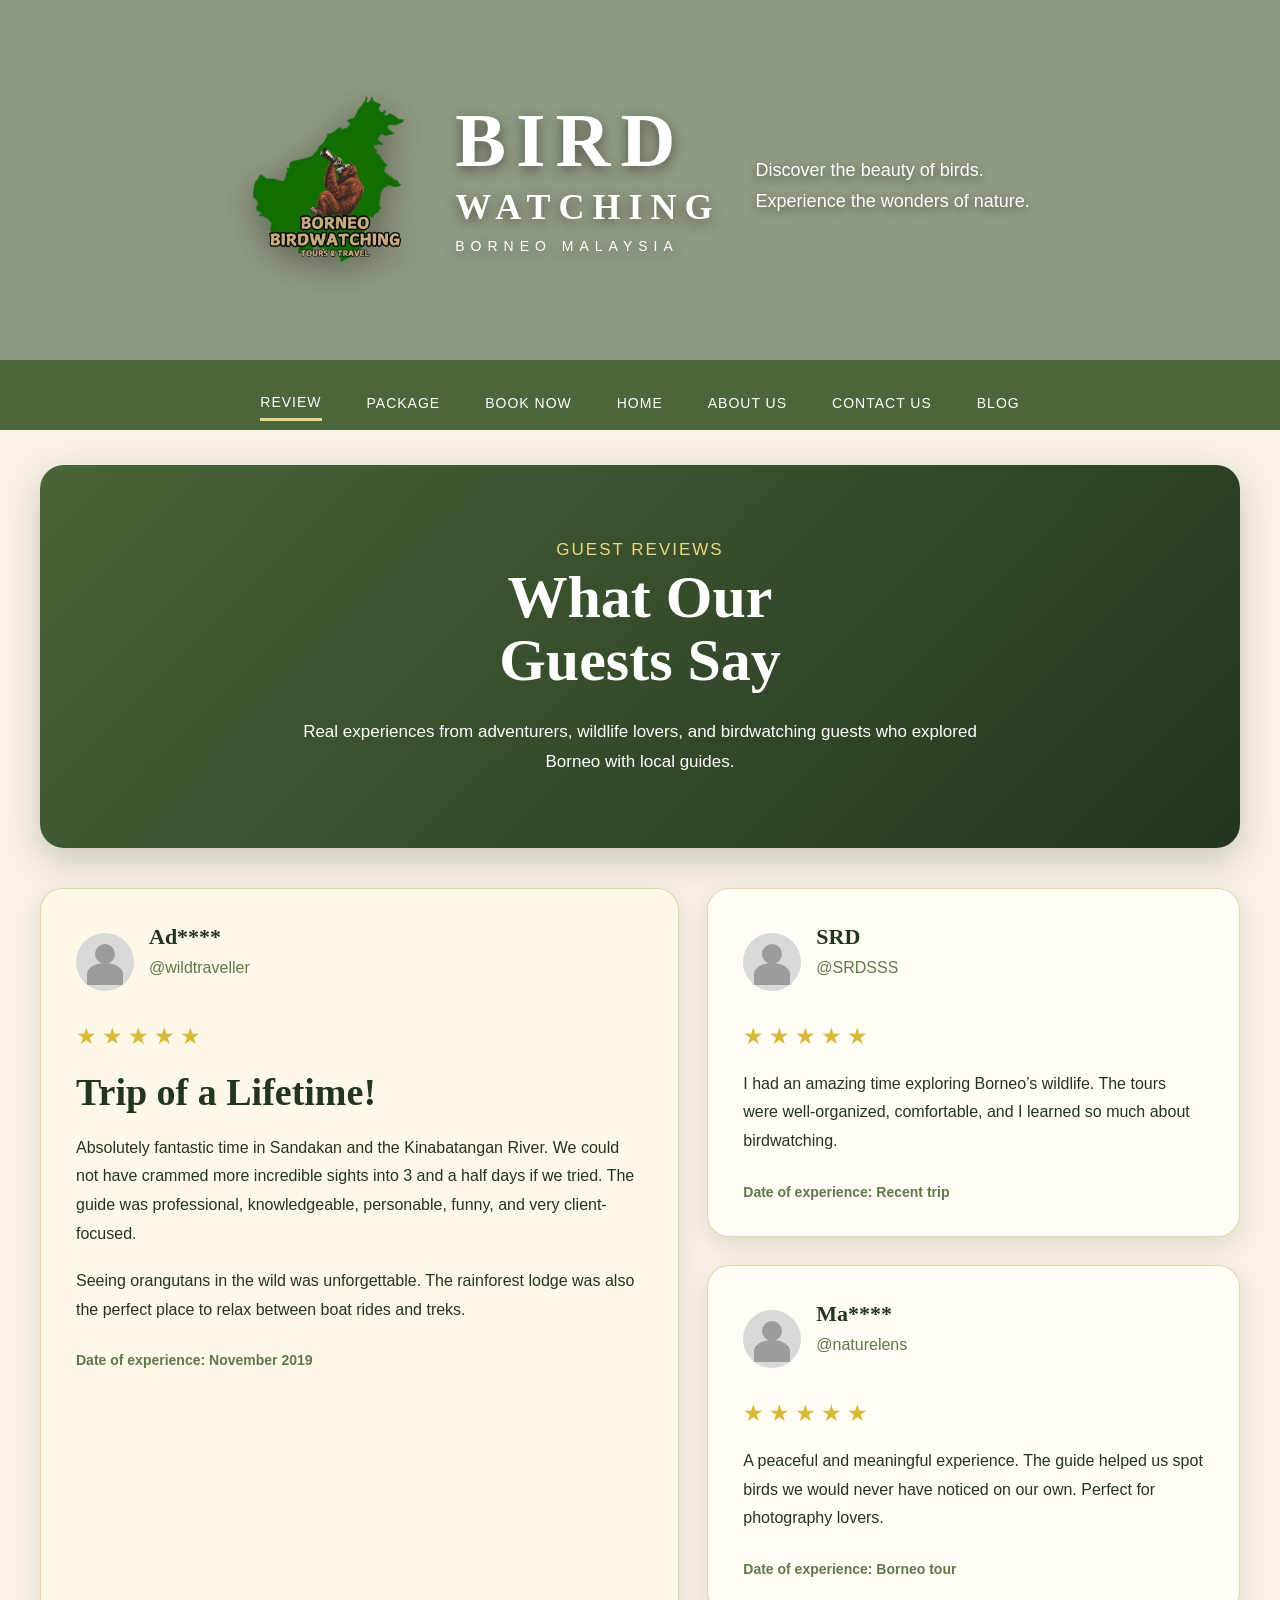
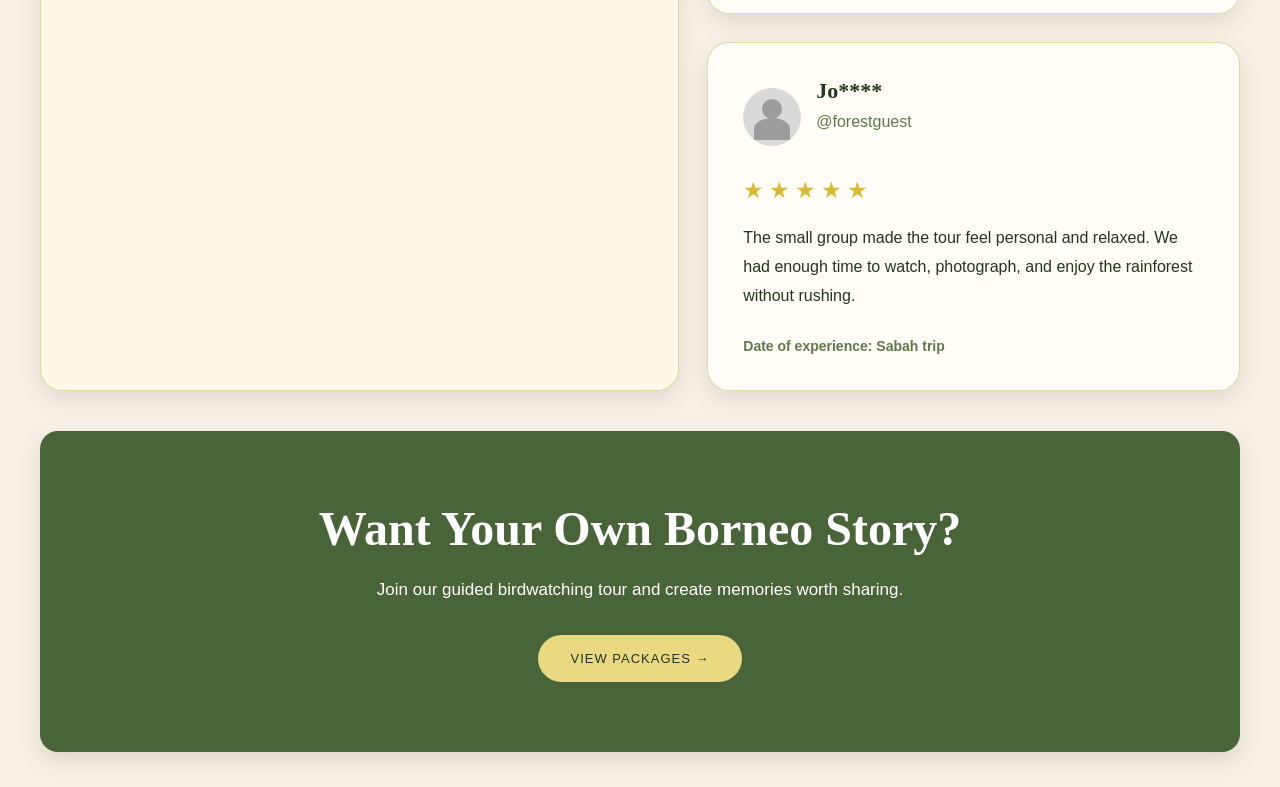
<file: review.html>
<!DOCTYPE html>
<html lang="en">

<head>
    <meta charset="UTF-8">
    <title>Borneo Bird Tour - Review</title>

    <link rel="stylesheet" href="css/global.css">
    <link rel="stylesheet" href="css/review.css">
</head>

<body>

<header class="hero">
	
	<video autoplay muted loop playsinline class="hero-video"> <source src="https://res.cloudinary.com/hu4hzhgm/video/upload/q_auto,f_auto/homevideo_pj1fxk.mp4" type="video/mp4"> 
	</video>

    <div class="green-overlay"></div>

    <div class="hero-content">
        <div class="brand">
            <img src="images/companylogo.png" alt="Borneo Birdwatching Logo" class="company-logo">

            <div class="brand-text">
                <h1>BIRD</h1>
                <h2>WATCHING</h2>
                <p>BORNEO MALAYSIA</p>
            </div>

            <div class="hero-text">
                <p>Discover the beauty of birds.</p>
                <p>Experience the wonders of nature.</p>
            </div>
        </div>
    </div>
</header>

<nav class="navbar">
    <a href="review.html" class="active">Review</a>
    <a href="package.html">Package</a>
    <a href="booknow.html">Book Now</a>
    <a href="index.html">Home</a>
    <a href="about.html">About Us</a>
    <a href="contact.html">Contact Us</a>
    <a href="blog.html">Blog</a>
</nav>

<main class="main-container">

    <section class="review-hero">
        <p class="small-title">GUEST REVIEWS</p>

        <h2>What Our<br>Guests Say</h2>

        <p>
            Real experiences from adventurers, wildlife lovers, and birdwatching
            guests who explored Borneo with local guides.
        </p>
    </section>

    <section class="review-grid">

        <div class="review-card featured-review">

            <div class="review-profile">
                <div class="default-pfp"></div>

                <div>
                    <h3>Ad****</h3>
                    <p>@wildtraveller</p>
                </div>
            </div>

            <div class="stars">★★★★★</div>

            <h2>Trip of a Lifetime!</h2>

            <p>
                Absolutely fantastic time in Sandakan and the Kinabatangan River.
                We could not have crammed more incredible sights into 3 and a half
                days if we tried. The guide was professional, knowledgeable,
                personable, funny, and very client-focused.
            </p>

            <p>
                Seeing orangutans in the wild was unforgettable. The rainforest lodge
                was also the perfect place to relax between boat rides and treks.
            </p>

            <span class="review-date">Date of experience: November 2019</span>

        </div>

        <div class="review-card">

            <div class="review-profile">
                <div class="default-pfp"></div>

                <div>
                    <h3>SRD</h3>
                    <p>@SRDSSS</p>
                </div>
            </div>

            <div class="stars">★★★★★</div>

            <p>
                I had an amazing time exploring Borneo’s wildlife. The tours were
                well-organized, comfortable, and I learned so much about birdwatching.
            </p>

            <span class="review-date">Date of experience: Recent trip</span>

        </div>

        <div class="review-card">

            <div class="review-profile">
                <div class="default-pfp"></div>

                <div>
                    <h3>Ma****</h3>
                    <p>@naturelens</p>
                </div>
            </div>

            <div class="stars">★★★★★</div>

            <p>
                A peaceful and meaningful experience. The guide helped us spot birds
                we would never have noticed on our own. Perfect for photography lovers.
            </p>

            <span class="review-date">Date of experience: Borneo tour</span>

        </div>

        <div class="review-card">

            <div class="review-profile">
                <div class="default-pfp"></div>

                <div>
                    <h3>Jo****</h3>
                    <p>@forestguest</p>
                </div>
            </div>

            <div class="stars">★★★★★</div>

            <p>
                The small group made the tour feel personal and relaxed. We had enough
                time to watch, photograph, and enjoy the rainforest without rushing.
            </p>

            <span class="review-date">Date of experience: Sabah trip</span>

        </div>

    </section>

    <section class="ending-section">
        <h2>Want Your Own Borneo Story?</h2>

        <p>
            Join our guided birdwatching tour and create memories worth sharing.
        </p>

        <a href="package.html" class="main-btn">View Packages →</a>
    </section>

</main>

<script src="js/script.js"></script>
</body>
</html>
</file>
<file: css/global.css>
* {
    margin: 0;
    padding: 0;
    box-sizing: border-box;
}

body {
    font-family: Georgia, serif;
    background: #f7f1e6;
    color: #24351f;
}

/* HERO */

.hero {
    width: 100%;
    height: 360px;
    position: relative;
    overflow: hidden;
}

.hero-video {
    width: 100%;
    height: 100%;
    object-fit: cover;
    display: block;
}

.green-overlay {
    position: absolute;
    inset: 0;
    background: rgba(48, 75, 39, 0.52);
}

.hero-content {
    position: absolute;
    inset: 0;
    padding: 35px 70px;
    color: white;

    display: flex;
    justify-content: center;
    align-items: center;
}

/* BRAND AREA */

.brand {
    display: flex;
    align-items: center;
    justify-content: center;
    gap: 35px;
}

.company-logo {
    width: 170px;
    height: 170px;
    object-fit: contain;
    filter: drop-shadow(0 8px 18px rgba(0,0,0,0.35));
}

.brand-right {
    text-align: left;
}

.brand-text h1 {
    font-size: 76px;
    letter-spacing: 10px;
    line-height: 0.9;
    color: white;
    text-shadow: 0 4px 14px rgba(0,0,0,0.45);
}

.brand-text h2 {
    margin-top: 12px;
    font-size: 36px;
    letter-spacing: 8px;
    color: white;
    text-shadow: 0 4px 14px rgba(0,0,0,0.45);
}

.brand-text p {
    margin-top: 10px;
    font-family: Arial, sans-serif;
    letter-spacing: 6px;
    font-size: 14px;
    color: white;
    text-shadow: 0 4px 14px rgba(0,0,0,0.45);
}

.hero-text {
    margin-top: 12px;
    font-family: Arial, sans-serif;
    font-size: 18px;
    line-height: 1.7;
    color: white;
    text-shadow: 0 3px 10px rgba(0,0,0,0.45);
}

/* NAVBAR */

.navbar {
    width: 100%;
    min-height: 70px;
    background: rgba(74, 98, 57, 0.98);
    display: flex;
    justify-content: center;
    align-items: center;
    gap: 45px;
    font-family: Arial, sans-serif;
}

.navbar a {
    color: white;
    text-decoration: none;
    text-transform: uppercase;
    font-size: 14px;
    letter-spacing: 1px;
    padding: 24px 0 8px;
}

.navbar a:hover,
.navbar .active {
    border-bottom: 3px solid #e9d982;
}

/* MAIN CONTAINER */

.main-container {
    max-width: 1400px;
    margin: 35px auto;
    padding: 0 40px;
}

/* SMALL TITLE */

.small-title {
    font-family: Arial, sans-serif;
    font-size: 13px;
    letter-spacing: 2px;
    color: #60784c;
    margin-bottom: 20px;
}

/* SHARED BUTTON */

.main-btn {
    display: inline-block;
    background: #496438;
    color: white;
    text-decoration: none;
    padding: 16px 32px;
    border-radius: 30px;
    font-family: Arial, sans-serif;
    text-transform: uppercase;
    font-size: 13px;
    letter-spacing: 1px;
    border: none;
    cursor: pointer;
}

.main-btn:hover {
    background: #324824;
}

/* SHARED ENDING SECTION */

.ending-section {
    margin-top: 40px;
    padding: 70px 40px;
    text-align: center;
    background: #496438;
    color: white;
    border-radius: 18px;
    box-shadow: 0 8px 25px rgba(0,0,0,0.12);
}

.ending-section h2 {
    font-size: 48px;
    margin-bottom: 20px;
}

.ending-section p {
    max-width: 650px;
    margin: 0 auto 30px;
    font-family: Arial, sans-serif;
    font-size: 17px;
    line-height: 1.7;
}

.ending-section .main-btn {
    background: #e9d982;
    color: #24351f;
}

.ending-section .main-btn:hover {
    background: #d8c768;
}

/* MOBILE */

@media (max-width: 900px) {
    .hero {
        height: 320px;
    }

    .hero-content {
        padding: 30px 25px;
    }

    .brand {
        gap: 22px;
    }

    .company-logo {
        width: 110px;
        height: 110px;
    }

    .brand-text h1 {
        font-size: 54px;
        letter-spacing: 6px;
    }

    .brand-text h2 {
        font-size: 25px;
        letter-spacing: 5px;
    }

    .brand-text p {
        font-size: 11px;
        letter-spacing: 3px;
    }

    .hero-text {
        font-size: 14px;
        line-height: 1.5;
    }

    .navbar {
        min-height: auto;
        flex-wrap: nowrap;
        overflow-x: auto;
        justify-content: flex-start;
        gap: 28px;
        padding: 16px 25px;
        scrollbar-width: none;
    }

    .navbar::-webkit-scrollbar {
        display: none;
    }

    .navbar a {
        flex: 0 0 auto;
        padding: 8px 0;
        font-size: 12px;
        white-space: nowrap;
    }

    .main-container {
        padding: 0 25px;
    }

    .ending-section {
        padding: 55px 30px;
    }

    .ending-section h2 {
        font-size: 36px;
    }

    .ending-section p {
        font-size: 15px;
    }
}

@media (max-width: 500px) {
    .hero {
        height: 260px;
    }

    .hero-content {
        padding: 22px 18px;
    }

    .brand {
        gap: 14px;
    }

    .company-logo {
        width: 75px;
        height: 75px;
    }

    .brand-text h1 {
        font-size: 38px;
        letter-spacing: 4px;
    }

    .brand-text h2 {
        margin-top: 6px;
        font-size: 18px;
        letter-spacing: 3px;
    }

    .brand-text p {
        margin-top: 6px;
        font-size: 9px;
        letter-spacing: 2px;
    }

    .hero-text {
        margin-top: 8px;
        font-size: 11px;
        line-height: 1.5;
    }

    .navbar {
        gap: 24px;
        padding: 14px 22px;
    }

    .navbar a {
        font-size: 10px;
    }

    .main-container {
        padding: 0 18px;
    }

    .ending-section {
        padding: 45px 22px;
    }

    .ending-section h2 {
        font-size: 30px;
    }
}
</file>
<file: css/home.css>
/* HOME PAGE */

.main-container {
    max-width: 1400px;
    margin: 35px auto;
    padding: 0 40px;
}

.intro-card {
    background: #fffdf6;
    border-radius: 18px;
    padding: 45px;
    display: grid;
    grid-template-columns: 1fr 1.5fr;
    gap: 45px;

    border: 1px solid rgba(214, 197, 128, 0.65);
    box-shadow:
        0 8px 25px rgba(0,0,0,0.12),
        inset 0 0 0 1px rgba(255,255,255,0.8),
        0 0 25px rgba(214,197,128,0.25);
}

.intro-card:hover {
    border-color: rgba(73, 100, 56, 0.55);
    box-shadow:
        0 12px 32px rgba(0,0,0,0.15),
        0 0 28px rgba(73,100,56,0.18);
}

.small-title {
    font-family: Arial, sans-serif;
    font-size: 13px;
    letter-spacing: 2px;
    color: #60784c;
    margin-bottom: 20px;
}

.intro-text h2 {
    font-size: 50px;
    line-height: 1.15;
    margin-bottom: 25px;
}

.intro-text p {
    font-family: Arial, sans-serif;
    line-height: 1.7;
    font-size: 16px;
    margin-bottom: 30px;
}

.intro-image img {
    width: 100%;
    height: 360px;
    object-fit: cover;
    border-radius: 14px;
    border: 1px solid rgba(73,100,56,0.25);
}

/* EXTRA CARDS */

.bird-card {
    margin-top: 35px;
}

/* FEATURES */

.features {
    margin-top: 25px;
    background: #fffdf6;
    border-radius: 18px;
    padding: 30px;
    display: grid;
    grid-template-columns: repeat(4, 1fr);
    gap: 25px;
    text-align: center;
    box-shadow: 0 8px 25px rgba(0,0,0,0.08);
}

.feature-box h3 {
    font-size: 18px;
    margin-bottom: 8px;
}

.feature-box p {
    font-family: Arial, sans-serif;
    font-size: 14px;
    line-height: 1.5;
}

/* ENDING SECTION */

.ending-section {
    margin-top: 40px;
    padding: 70px 40px;
    text-align: center;
    background: #496438;
    color: white;
    border-radius: 18px;
    box-shadow: 0 8px 25px rgba(0,0,0,0.12);
}

.ending-section h2 {
    font-size: 48px;
    margin-bottom: 20px;
}

.ending-section p {
    max-width: 650px;
    margin: 0 auto 30px;
    font-family: Arial, sans-serif;
    font-size: 17px;
    line-height: 1.7;
}

.ending-section .main-btn {
    background: #e9d982;
    color: #24351f;
}

.ending-section .main-btn:hover {
    background: #d8c768;
}

/* =========================
   HOME MOBILE
========================= */

@media (max-width: 900px) {

    /* Hero */

    .hero{
        height:320px;
    }

    .hero-content{
        padding:30px;
        transform:none;
    }

    .brand{
        gap:18px;
        align-items:flex-start;
    }

    .company-logo{
        width:78px;
        margin-left:18px;
    }

    .brand-text{
        margin-left:10px;
    }

    .brand-text h1{
        font-size:58px;
        letter-spacing:3px;
    }

    .brand-text h2{
        font-size:26px;
        letter-spacing:4px;
    }

    .brand-text p{
        font-size:12px;
    }

    .hero-text{
        margin-left:10px;
        margin-top:8px;
    }

    .hero-text p{
        font-size:14px;
    }

    /* Intro cards */

    .intro-card{
        grid-template-columns:1fr 1fr;
        gap:25px;
        padding:25px;
    }

    .intro-text h2{
        font-size:42px;
        line-height:1.05;
    }

    .intro-text p{
        font-size:15px;
    }

    .intro-image img{
        width:100%;
        height:100%;
        object-fit:cover;
    }

    .main-container{
        padding:0 20px;
    }

    .features{
        grid-template-columns:1fr 1fr;
    }

}


/* =========================
   SMALL PHONE
========================= */

@media (max-width:500px){

    .hero{
        height:270px;
    }

    .company-logo{
        width:70px;
        margin-left:22px;
    }

    .brand-text{
        margin-left:12px;
    }

    .brand-text h1{
        font-size:42px;
    }

    .brand-text h2{
        font-size:19px;
    }

    .hero-text p{
        font-size:12px;
    }

    .intro-card{
        grid-template-columns:1fr;
        padding:22px;
    }

    .intro-text h2{
        font-size:32px;
    }

    .main-container{
        padding:0 15px;
    }

    .features{
        grid-template-columns:1fr;
    }

}
</file>
<file: css/about.css>
/* ABOUT PAGE */

.about-hero-card {
    background: #fffdf6;
    border-radius: 18px;
    padding: 60px;
    box-shadow: 0 8px 25px rgba(0,0,0,0.12);
}

.about-hero-card h2 {
    font-size: 52px;
    line-height: 1.15;
    margin-bottom: 25px;
}

.about-hero-card p {
    max-width: 950px;
    font-family: Arial, sans-serif;
    font-size: 17px;
    line-height: 1.8;
    margin-bottom: 18px;
}

/* MISSION SECTION */

.about-split {
    margin-top: 35px;
    background: #fffdf6;
    border-radius: 18px;
    padding: 45px;
    display: grid;
    grid-template-columns: 1fr 1.3fr;
    gap: 45px;
    align-items: center;
    box-shadow: 0 8px 25px rgba(0,0,0,0.12);
}

.about-text-box h2 {
    font-size: 46px;
    line-height: 1.15;
    margin-bottom: 25px;
}

.about-text-box p {
    font-family: Arial, sans-serif;
    font-size: 16px;
    line-height: 1.8;
    margin-bottom: 20px;
}

.intro-image img {
    width: 100%;
    height: 360px;
    object-fit: cover;
    border-radius: 14px;
}

/* WHY CHOOSE US */

.why-section {
    margin-top: 35px;
    background: #fffdf6;
    border-radius: 18px;
    padding: 50px;
    box-shadow: 0 8px 25px rgba(0,0,0,0.12);
}

.why-section h2 {
    font-size: 42px;
    margin-bottom: 35px;
}

.why-grid {
    display: grid;
    grid-template-columns: repeat(3, 1fr);
    gap: 25px;
}

.why-card {
    background: #f7f1e6;
    border-radius: 16px;
    padding: 30px;
    transition: 0.3s;
}

.why-card:hover {
    transform: translateY(-5px);
    box-shadow: 0 10px 22px rgba(0,0,0,0.10);
}

.why-card span {
    font-family: Arial, sans-serif;
    font-size: 14px;
    letter-spacing: 2px;
    color: #60784c;
}

.why-card h3 {
    font-size: 24px;
    margin: 15px 0;
}

.why-card p {
    font-family: Arial, sans-serif;
    line-height: 1.7;
}

/* =========================
   ABOUT MOBILE
========================= */

@media (max-width: 900px) {

    .about-hero-card {
        padding: 45px 30px;
        text-align: center;
    }

    .about-hero-card h2 {
        font-size: 40px;
        line-height: 1.1;
    }

    .about-hero-card p {
        font-size: 15px;
        max-width: 620px;
        margin: 15px auto 0;
    }

    .about-split {
        grid-template-columns: 1fr;
        gap: 30px;
        padding: 30px;
    }

    .about-text-box h2 {
        font-size: 36px;
        line-height: 1.15;
    }

    .about-text-box p {
        font-size: 15px;
        line-height: 1.7;
    }

    .intro-image img {
        width: 100%;
        height: 320px;
        object-fit: cover;
        border-radius: 18px;
    }

    .why-section {
        padding: 35px 30px;
    }

    .why-section h2 {
        font-size: 36px;
        text-align: center;
        margin-bottom: 30px;
    }

    .why-grid {
        grid-template-columns: 1fr;
        gap: 22px;
    }

    .why-card {
        padding: 25px;
    }

    .why-card h3 {
        font-size: 24px;
    }

    .why-card p {
        font-size: 15px;
        line-height: 1.7;
    }

}


/* =========================
   SMALL PHONE
========================= */

@media (max-width: 500px) {

    .about-hero-card {
        padding: 35px 20px;
    }

    .about-hero-card h2 {
        font-size: 32px;
    }

    .about-hero-card p {
        font-size: 14px;
    }

    .about-split {
        padding: 22px;
        gap: 22px;
    }

    .about-text-box h2 {
        font-size: 30px;
    }

    .about-text-box p {
        font-size: 14px;
        line-height: 1.6;
    }

    .intro-image img {
        height: 240px;
    }

    .why-section {
        padding: 28px 22px;
    }

    .why-section h2 {
        font-size: 30px;
    }

    .why-grid {
        gap: 18px;
    }

    .why-card {
        padding: 20px;
        border-radius: 18px;
    }

    .why-card h3 {
        font-size: 21px;
    }

    .why-card p {
        font-size: 14px;
    }

}
</file>
<file: css/blog.css>
html {
    scroll-behavior: smooth;
}

/* BLOG HEADER */

.blog-header {
    background: linear-gradient(135deg, #fffdf6, #eef4e9);
    border-radius: 24px;
    padding: 65px 55px;
    text-align: center;
    border: 1px solid rgba(214, 197, 128, 0.65);
    box-shadow: 0 8px 25px rgba(0,0,0,0.12);
}

.blog-header h2 {
    font-size: 58px;
    line-height: 1.08;
    margin-bottom: 25px;
}

.blog-header p {
    max-width: 720px;
    margin: 0 auto;
    font-family: Arial, sans-serif;
    font-size: 17px;
    line-height: 1.8;
}

/* BLOG CARD GRID */

.blog-grid {
    margin-top: 40px;
    display: grid;
    grid-template-columns: repeat(3, 1fr);
    gap: 28px;
}

.blog-card {
    background: #fffdf6;
    border-radius: 22px;
    overflow: hidden;
    border: 1px solid rgba(214, 197, 128, 0.7);
    box-shadow: 0 8px 25px rgba(0,0,0,0.10);
    transition: 0.35s;
    display: flex;
    flex-direction: column;
}

.blog-card:hover {
    transform: translateY(-8px);
    box-shadow: 0 18px 38px rgba(0,0,0,0.16);
}

.blog-image {
    position: relative;
    overflow: hidden;
    height: 260px;
    border-bottom: 1px solid rgba(73,100,56,0.25);
}

.blog-image img {
    width: 100%;
    height: 100%;
    object-fit: cover;
    object-position: center center;
    transition: 0.45s;
}

.blog-image .img1 {
    object-position: 50% 50%;
}

.blog-image .img2 {
    object-position: 50% 50%;
}

.blog-image .img3 {
    object-position: 50% 50%;
}

.blog-card:hover .blog-image img {
    transform: scale(1.08);
}

.image-hover-text {
    position: absolute;
    inset: 0;
    background: rgba(36, 53, 31, 0.72);
    color: white;
    font-family: Arial, sans-serif;
    font-size: 16px;
    line-height: 1.6;
    padding: 30px;
    display: flex;
    align-items: center;
    justify-content: center;
    text-align: center;
    opacity: 0;
    transition: 0.35s;
}

.blog-card:hover .image-hover-text {
    opacity: 1;
}

.blog-content {
    padding: 28px;
    display: flex;
    flex-direction: column;
    flex: 1;
}

.blog-date {
    font-family: Arial, sans-serif;
    font-size: 13px;
    letter-spacing: 1px;
    color: #60784c;
    margin-bottom: 14px;
}

.blog-content h3 {
    font-size: 26px;
    line-height: 1.2;
    margin-bottom: 16px;
}

.blog-content p {
    font-family: Arial, sans-serif;
    font-size: 15px;
    line-height: 1.7;
    margin-bottom: 22px;
}

.blog-content p:last-of-type {
    margin-bottom: 28px;
}

/* READ MORE BUTTON */

.read-btn {
    display: inline-block;
    margin-top: auto;
    align-self: flex-start;
    background: #496438;
    color: white;
    text-decoration: none;
    padding: 13px 24px;
    border-radius: 30px;
    font-family: Arial, sans-serif;
    font-size: 13px;
    letter-spacing: 1px;
    transition: 0.3s;
}

.read-btn:hover {
    background: #324824;
    transform: translateY(-2px);
}

/* ARTICLE SECTIONS */

.article-section {
    margin-top: 45px;
    background: #fffdf6;
    border-radius: 24px;
    padding: 55px;
    border-left: 7px solid #496438;
    box-shadow: 0 8px 25px rgba(0,0,0,0.12);
    scroll-margin-top: 90px;
}

.article-img {
    width: 100%;
    height: 380px;
    object-fit: cover;
    object-position: center center;
    border-radius: 18px;
    margin-bottom: 35px;
    border: 1px solid rgba(73,100,56,0.25);
    box-shadow: 0 8px 22px rgba(0,0,0,0.12);
    display: block;
}

/* BOTTOM ARTICLE IMAGE POSITION CONTROL */

/* FIRST ARTICLE IMAGE */

.article-img.img1 {
        height: 380px;
    object-position: 50% 20%;
}

.article-img.img2 {
    height: 380px;
    object-position: 50% 50%;
}

.article-img.img3 {
    height: 380px;
    object-position: 50% 50%;
}

.article-section h2 {
    font-size: 44px;
    line-height: 1.15;
    margin-bottom: 10px;
}

.posted {
    font-family: Arial, sans-serif;
    color: #60784c;
    margin-bottom: 30px;
}

.article-section h3 {
    font-size: 28px;
    margin: 30px 0 15px;
}

.article-section p,
.article-section li {
    font-family: Arial, sans-serif;
    font-size: 16px;
    line-height: 1.8;
}

.article-section ul {
    margin-left: 22px;
    margin-top: 15px;
}

/* BACK TO TOP */

.top-btn {
    position: fixed;
    right: 28px;
    bottom: 28px;
    background: #496438;
    color: white;
    width: 58px;
    height: 58px;
    border-radius: 50%;
    text-decoration: none;
    font-family: Arial, sans-serif;
    font-weight: bold;
    display: flex;
    justify-content: center;
    align-items: center;
    box-shadow: 0 8px 22px rgba(0,0,0,0.25);
    transition: 0.3s;
    z-index: 20;
}

.top-btn:hover {
    background: #324824;
    transform: translateY(-4px);
}

/* =========================
   BLOG MOBILE
========================= */

@media (max-width: 900px) {

    .blog-header {
        padding: 45px 30px;
        text-align: center;
    }

    .blog-header h2 {
        font-size: 40px;
        line-height: 1.1;
    }

    .blog-header p {
        font-size: 15px;
        max-width: 620px;
        margin: 15px auto 0;
    }

    .blog-grid {
        grid-template-columns: 1fr;
        gap: 30px;
    }

    .article-section {
        padding: 32px;
    }

    .article-section h2 {
        font-size: 34px;
        line-height: 1.15;
    }

    .article-section p {
        font-size: 15px;
        line-height: 1.8;
    }

    .article-img {
        width: 100%;
        height: 280px;
        margin-bottom: 28px;
        border-radius: 18px;
        object-fit: cover;
    }

    .article-img.img1,
    .article-img.img2,
    .article-img.img3 {
        width: 100%;
        max-width: 100%;
        height: 280px;
        margin: 0 auto 30px;
    }

    .top-btn {
        width: 52px;
        height: 52px;
        right: 20px;
        bottom: 20px;
    }
}


/* =========================
   SMALL PHONE
========================= */

@media (max-width: 500px) {

    .blog-header {
        padding: 35px 20px;
    }

    .blog-header h2 {
        font-size: 32px;
    }

    .blog-header p {
        font-size: 14px;
    }

    .blog-grid {
        gap: 22px;
    }

    .article-section {
        padding: 22px;
        border-radius: 18px;
    }

    .article-section h2 {
        font-size: 28px;
    }

    .article-section p {
        font-size: 14px;
        line-height: 1.7;
    }

    .article-img,
    .article-img.img1,
    .article-img.img2,
    .article-img.img3 {
        height: 220px;
        margin-bottom: 22px;
    }

    .top-btn {
        width: 46px;
        height: 46px;
        right: 16px;
        bottom: 16px;
    }
}
</file>
<file: css/booknow.css>
/* BOOK NOW PAGE */

.book-hero {
    background: linear-gradient(135deg, #24351f, #496438);
    color: white;
    border-radius: 24px;
    padding: 70px 55px;
    text-align: center;
    box-shadow: 0 12px 35px rgba(0,0,0,0.18);
}

.book-hero .small-title {
    color: #e9d982;
}

.book-hero h2 {
    font-size: 58px;
    line-height: 1.08;
    margin-bottom: 25px;
}

.book-hero p {
    max-width: 780px;
    margin: 0 auto;
    font-family: Arial, sans-serif;
    font-size: 17px;
    line-height: 1.8;
}

.tour-summary {
    margin-top: 35px;
    background: #fffdf6;
    border-radius: 24px;
    padding: 45px;
    display: grid;
    grid-template-columns: 1.4fr 0.6fr;
    gap: 35px;
    align-items: center;
    border: 1px solid rgba(214,197,128,0.65);
    box-shadow: 0 8px 25px rgba(0,0,0,0.12);
}

.summary-text h2 {
    font-size: 44px;
    line-height: 1.15;
    margin-bottom: 20px;
}

.summary-text p {
    font-family: Arial, sans-serif;
    font-size: 16px;
    line-height: 1.8;
}

.summary-price {
    background: #f7f1e6;
    border-radius: 20px;
    padding: 35px;
    text-align: center;
    border: 1px solid rgba(214,197,128,0.65);
}

.summary-price h3 {
    font-size: 42px;
    color: #496438;
    margin-bottom: 10px;
}

.summary-price p {
    font-family: Arial, sans-serif;
    line-height: 1.6;
}

/* CONTACT BARS */

.booking-contact {
    margin-top: 35px;
    display: grid;
    grid-template-columns: 1fr;
    gap: 18px;
}

.contact-bar {
    text-decoration: none;
    color: white;
    border-radius: 18px;
    padding: 28px 32px;

    display: flex;
    justify-content: space-between;
    align-items: center;
    gap: 25px;

    box-shadow: 0 8px 25px rgba(0,0,0,0.12);
    transition: 0.3s;
}

.contact-bar:hover {
    transform: translateY(-4px);
    box-shadow: 0 14px 32px rgba(0,0,0,0.18);
}

.contact-bar span {
    font-size: 28px;
    font-weight: bold;
}

.contact-bar p {
    max-width: 650px;
    font-family: Arial, sans-serif;
    font-size: 16px;
    line-height: 1.6;
    text-align: right;
}

/* BAR COLOURS */

.whatsapp-bar {
    background: #25D366;
}

.call-bar {
    background: #b9473e;
}

.facebook-bar {
    background: #1877F2;
}

.email-bar {
    background: #b9473e;
}

.contact-page-bar {
    background: #324824;
}

/* =========================
   BOOK NOW MOBILE
========================= */

@media (max-width: 900px) {

    .book-hero {
        padding: 45px 30px;
        text-align: center;
    }

    .book-hero h2 {
        font-size: 40px;
        line-height: 1.1;
    }

    .book-hero p {
        font-size: 15px;
        max-width: 620px;
        margin: 15px auto 0;
    }

    .tour-summary {
        grid-template-columns: 1fr;
        gap: 30px;
        padding: 30px;
    }

    .summary-text h2 {
        font-size: 34px;
        line-height: 1.1;
    }

    .summary-text p {
        font-size: 15px;
        line-height: 1.7;
    }

    .contact-bar {
        flex-direction: column;
        align-items: center;
        text-align: center;
        gap: 18px;
        padding: 24px;
    }

    .contact-bar p {
        text-align: center;
        font-size: 15px;
    }
}


/* =========================
   SMALL PHONE
========================= */

@media (max-width: 500px) {

    .book-hero {
        padding: 35px 20px;
    }

    .book-hero h2 {
        font-size: 32px;
    }

    .book-hero p {
        font-size: 14px;
    }

    .tour-summary {
        padding: 22px;
        gap: 22px;
    }

    .summary-text h2 {
        font-size: 28px;
    }

    .summary-text p {
        font-size: 14px;
        line-height: 1.6;
    }

    .contact-bar {
        padding: 20px;
        border-radius: 18px;
    }

    .contact-bar p {
        font-size: 14px;
    }

    .contact-bar .main-btn {
        width: 100%;
        text-align: center;
    }
}
</file>
<file: css/contact.css>
/* CONTACT PAGE */

.contact-wrapper {
    background: #fffdf6;
    border-radius: 22px;
    padding: 50px;
    display: grid;
    grid-template-columns: 1fr 1fr;
    gap: 45px;
    align-items: stretch;
    box-shadow: 0 8px 25px rgba(0,0,0,0.12);
}

/* LEFT SIDE */

.contact-info {
    text-align: center;
}

.contact-info h2 {
    font-size: 54px;
    line-height: 1.1;
    margin-bottom: 25px;
}

.contact-intro {
    max-width: 530px;
    margin: 0 auto 30px;
    font-family: Arial, sans-serif;
    font-size: 16px;
    line-height: 1.8;
}

.contact-detail {
    background: #f7f1e6;
    padding: 18px 22px;
    border-radius: 14px;
    margin-bottom: 15px;
    text-align: center;
    transition: 0.3s;
}

.contact-detail:hover {
    transform: translateY(-3px);
    box-shadow: 0 10px 20px rgba(0,0,0,0.08);
}

.contact-detail h3 {
    color: #496438;
    font-size: 18px;
    margin-bottom: 8px;
}

.contact-detail p {
    font-family: Arial, sans-serif;
    line-height: 1.6;
    word-break: break-word;
}

/* FACEBOOK BAR */

.facebook-banner {
    margin-top: 28px;
    background: #1877F2;
    border-radius: 18px;
    padding: 28px;
    color: white;
    display: flex;
    align-items: center;
    justify-content: space-between;
    gap: 22px;
    width: 100%;
}

.facebook-left {
    display: flex;
    align-items: center;
    gap: 20px;
    text-align: left;
}

.facebook-icon {
    width: 70px;
    height: 70px;
    min-width: 70px;
    border-radius: 50%;
    background: white;
    color: #1877F2;
    font-size: 46px;
    font-weight: bold;
    font-family: Arial, sans-serif;
    display: flex;
    justify-content: center;
    align-items: center;
}

.facebook-banner h3 {
    font-size: 25px;
    margin-bottom: 8px;
}

.facebook-banner p {
    font-family: Arial, sans-serif;
    line-height: 1.6;
    font-size: 14px;
    max-width: 360px;
}

.facebook-btn {
    background: white;
    color: #1877F2;
    text-decoration: none;
    padding: 14px 26px;
    border-radius: 40px;
    font-family: Arial, sans-serif;
    font-weight: bold;
    white-space: nowrap;
    transition: 0.3s;
}

.facebook-btn:hover {
    transform: translateY(-3px);
    background: #f2f2f2;
}

/* RIGHT SIDE */

.contact-form-box {
    background: #496438;
    color: white;
    border-radius: 18px;
    padding: 45px;
    display: flex;
    flex-direction: column;
    justify-content: center;
}

.contact-form-box h2 {
    font-size: 40px;
    margin-bottom: 30px;
    text-align: center;
}

.contact-form-box form {
    display: flex;
    flex-direction: column;
}

.contact-form-box label {
    font-family: Arial, sans-serif;
    font-size: 14px;
    margin-bottom: 8px;
}

.contact-form-box input,
.contact-form-box textarea {
    width: 100%;
    padding: 16px;
    margin-bottom: 22px;
    border: none;
    border-radius: 10px;
    outline: none;
    font-family: Arial, sans-serif;
    font-size: 15px;
}

.contact-form-box textarea {
    height: 190px;
    resize: vertical;
}

.contact-form-box .main-btn {
    border: none;
    cursor: pointer;
    background: #e9d982;
    color: #24351f;
    transition: 0.3s;
}

.contact-form-box .main-btn:hover {
    background: #d8c768;
    transform: translateY(-2px);
}

/* =========================
   CONTACT MOBILE
========================= */

@media (max-width: 900px) {

    .contact-wrapper {
        grid-template-columns: 1fr;
        gap: 30px;
        padding: 30px;
    }

    .contact-info h2 {
        font-size: 38px;
        line-height: 1.1;
    }

    .contact-info p {
        font-size: 15px;
        line-height: 1.6;
    }

    .contact-form {
        padding: 25px;
    }

    .contact-form input,
    .contact-form textarea {
        font-size: 15px;
    }

    .facebook-banner {
        flex-direction: column;
        align-items: stretch;
        text-align: center;
        gap: 22px;
        padding: 28px;
    }

    .facebook-left {
        flex-direction: column;
        text-align: center;
        gap: 14px;
    }

    .facebook-banner p {
        max-width: 100%;
        font-size: 15px;
    }

    .facebook-btn {
        text-align: center;
        width: 100%;
    }
}


/* =========================
   SMALL PHONE
========================= */

@media (max-width: 500px) {

    .contact-wrapper {
        padding: 22px;
        gap: 25px;
    }

    .contact-info h2 {
        font-size: 30px;
    }

    .contact-info p {
        font-size: 14px;
    }

    .contact-form {
        padding: 20px;
        border-radius: 18px;
    }

    .contact-form input,
    .contact-form textarea {
        padding: 13px 14px;
        font-size: 14px;
    }

    .facebook-banner {
        padding: 22px;
        border-radius: 18px;
    }

    .facebook-banner h3 {
        font-size: 22px;
    }

    .facebook-banner p {
        font-size: 14px;
    }

    .facebook-btn {
        padding: 14px 22px;
        font-size: 12px;
    }
}
</file>
<file: css/package.css>
/* PACKAGE PAGE */

.package-hero {
    background: linear-gradient(135deg, #24351f, #496438);
    color: white;
    border-radius: 24px;
    padding: 70px 60px;
    box-shadow: 0 12px 35px rgba(0,0,0,0.18);
}

.package-hero .small-title {
    color: #e9d982;
}

.package-hero h2 {
    font-size: 58px;
    line-height: 1.08;
    margin-bottom: 25px;
}

.package-hero p {
    max-width: 720px;
    font-family: Arial, sans-serif;
    font-size: 17px;
    line-height: 1.8;
    margin-bottom: 35px;
}

.package-hero .main-btn {
    background: #e9d982;
    color: #24351f;
}

.package-grid {
    margin-top: 35px;
    display: grid;
    grid-template-columns: repeat(3, 1fr);
    gap: 25px;
}

.package-card {
    background: #fffdf6;
    border-radius: 20px;
    padding: 35px;
    border: 1px solid rgba(214, 197, 128, 0.55);
    box-shadow: 0 8px 25px rgba(0,0,0,0.10);
    transition: 0.3s;
}

.package-card:hover {
    transform: translateY(-6px);
    box-shadow: 0 15px 35px rgba(0,0,0,0.15);
}

.package-card span {
    font-family: Arial, sans-serif;
    font-size: 14px;
    letter-spacing: 3px;
    color: #60784c;
}

.package-card h3 {
    font-size: 27px;
    line-height: 1.2;
    margin: 18px 0;
}

.package-card p {
    font-family: Arial, sans-serif;
    font-size: 15px;
    line-height: 1.8;
}

.dark-card {
    background: #496438;
    color: white;
}

.dark-card span {
    color: #e9d982;
}

.sample-tour {
    margin-top: 40px;
    background: #fffdf6;
    border-radius: 24px;
    padding: 50px;
    display: grid;
    grid-template-columns: 1.5fr 0.7fr;
    gap: 35px;
    align-items: center;
    box-shadow: 0 8px 25px rgba(0,0,0,0.12);
}

.sample-header h2 {
    font-size: 46px;
    line-height: 1.15;
    margin-bottom: 20px;
}

.sample-header p {
    max-width: 700px;
    font-family: Arial, sans-serif;
    font-size: 16px;
    line-height: 1.8;
}

.price-box {
    background: #f7f1e6;
    border: 1px solid rgba(214, 197, 128, 0.65);
    border-radius: 20px;
    padding: 35px;
    text-align: center;
}

.price-box h3 {
    font-size: 42px;
    color: #496438;
    margin-bottom: 10px;
}

.price-box p {
    font-family: Arial, sans-serif;
    line-height: 1.6;
}

.timeline {
    margin-top: 35px;
    display: grid;
    grid-template-columns: 1fr 1fr;
    gap: 25px;
}

.day-card {
    background: #fffdf6;
    border-radius: 18px;
    padding: 32px;
    border-left: 6px solid #496438;
    box-shadow: 0 8px 25px rgba(0,0,0,0.10);
}

.day-card span {
    font-family: Arial, sans-serif;
    font-size: 13px;
    letter-spacing: 2px;
    color: #60784c;
}

.day-card h3 {
    font-size: 28px;
    margin: 12px 0;
}

.day-card p {
    font-family: Arial, sans-serif;
    line-height: 1.7;
    font-size: 15px;
}

.stay {
    margin-top: 15px;
    color: #496438;
    font-weight: bold;
}

/* =========================
   PACKAGE MOBILE
========================= */

@media (max-width: 900px) {

    .package-hero {
        padding: 45px 30px;
        text-align: center;
    }

    .package-hero h2 {
        font-size: 40px;
        line-height: 1.1;
    }

    .package-hero p {
        font-size: 15px;
        max-width: 620px;
        margin: 15px auto 0;
    }

    .package-grid {
        grid-template-columns: repeat(2, 1fr);
        gap: 25px;
    }

    .sample-tour {
        grid-template-columns: 1fr 1fr;
        gap: 25px;
    }

    .timeline {
        grid-template-columns: 1fr;
        gap: 20px;
    }

    .sample-header h2 {
        font-size: 36px;
    }

    .package-card,
    .timeline-card {
        padding: 25px;
    }
}


/* =========================
   SMALL PHONE
========================= */

@media (max-width: 500px) {

    .package-hero {
        padding: 35px 20px;
    }

    .package-hero h2 {
        font-size: 32px;
    }

    .package-hero p {
        font-size: 14px;
    }

    .package-grid,
    .sample-tour,
    .timeline {
        grid-template-columns: 1fr;
    }

    .sample-header h2 {
        font-size: 28px;
    }

    .package-card,
    .timeline-card {
        padding: 22px;
        border-radius: 18px;
    }

    .package-card h3,
    .timeline-card h3 {
        font-size: 22px;
    }

    .package-card p,
    .timeline-card p {
        font-size: 14px;
        line-height: 1.6;
    }
}
</file>
<file: css/review.css>
/* REVIEW PAGE */

.review-hero {
    background: linear-gradient(135deg, #496438, #24351f);
    color: white;
    border-radius: 24px;
    padding: 70px 55px;
    text-align: center;
    box-shadow: 0 12px 35px rgba(0,0,0,0.18);
}

.review-hero .small-title {
    color: #e9d982;
}

.review-hero h2 {
    font-size: 60px;
    line-height: 1.05;
    margin-bottom: 25px;
}

.review-hero p {
    max-width: 700px;
    margin: 0 auto;
    font-family: Arial, sans-serif;
    font-size: 17px;
    line-height: 1.8;
}

.review-grid {
    margin-top: 40px;
    display: grid;
    grid-template-columns: 1.2fr 1fr;
    gap: 28px;
}

.review-card {
    background: #fffdf6;
    border-radius: 22px;
    padding: 35px;
    border: 1px solid rgba(214, 197, 128, 0.65);
    box-shadow: 0 8px 25px rgba(0,0,0,0.10);
    transition: 0.3s;
}

.review-card:hover {
    transform: translateY(-6px);
    box-shadow: 0 16px 35px rgba(0,0,0,0.15);
}

.featured-review {
    grid-row: span 3;
    background: #fdf8e8;
}

.review-profile {
    display: flex;
    align-items: center;
    gap: 15px;
    margin-bottom: 22px;
}

.default-pfp {
    width: 58px;
    height: 58px;
    border-radius: 50%;
    background: #d9d9d9;
    position: relative;
    overflow: hidden;
    flex-shrink: 0;
}

.default-pfp::before {
    content: "";
    position: absolute;
    width: 20px;
    height: 20px;
    background: #9c9c9c;
    border-radius: 50%;
    top: 11px;
    left: 19px;
}

.default-pfp::after {
    content: "";
    position: absolute;
    width: 36px;
    height: 22px;
    background: #9c9c9c;
    border-radius: 50% 50% 0 0;
    bottom: 6px;
    left: 11px;
}

.review-profile h3 {
    font-size: 22px;
    margin-bottom: 4px;
}

.review-profile p {
    font-family: Arial, sans-serif;
    font-size: 14px;
    color: #60784c;
}

.stars {
    color: #d8b938;
    letter-spacing: 5px;
    font-size: 23px;
    margin-bottom: 20px;
}

.review-card h2 {
    font-size: 38px;
    margin-bottom: 20px;
}

.review-card p {
    font-family: Arial, sans-serif;
    font-size: 16px;
    line-height: 1.8;
    margin-bottom: 18px;
}

.review-date {
    display: inline-block;
    margin-top: 10px;
    font-family: Arial, sans-serif;
    font-size: 14px;
    color: #60784c;
    font-weight: bold;
}

/* =========================
   REVIEW MOBILE
========================= */

@media (max-width: 900px) {

    .review-hero {
        padding: 45px 30px;
        text-align: center;
    }

    .review-hero h2 {
        font-size: 40px;
        line-height: 1.1;
    }

    .review-hero p {
        font-size: 15px;
        max-width: 600px;
        margin: 15px auto 0;
    }

    .review-grid {
        grid-template-columns: 1fr;
        gap: 25px;
    }

    .review-card {
        padding: 25px;
    }

    .featured-review {
        grid-row: auto;
    }

    .review-card h3 {
        font-size: 24px;
    }

    .review-card p {
        font-size: 15px;
    }
}


/* =========================
   SMALL PHONE
========================= */

@media (max-width: 500px) {

    .review-hero {
        padding: 35px 20px;
    }

    .review-hero h2 {
        font-size: 32px;
    }

    .review-hero p {
        font-size: 14px;
    }

    .review-grid {
        gap: 18px;
    }

    .review-card {
        padding: 22px;
        border-radius: 18px;
    }

    .review-card h3 {
        font-size: 21px;
    }

    .review-card p {
        font-size: 14px;
        line-height: 1.6;
    }
}
</file>
